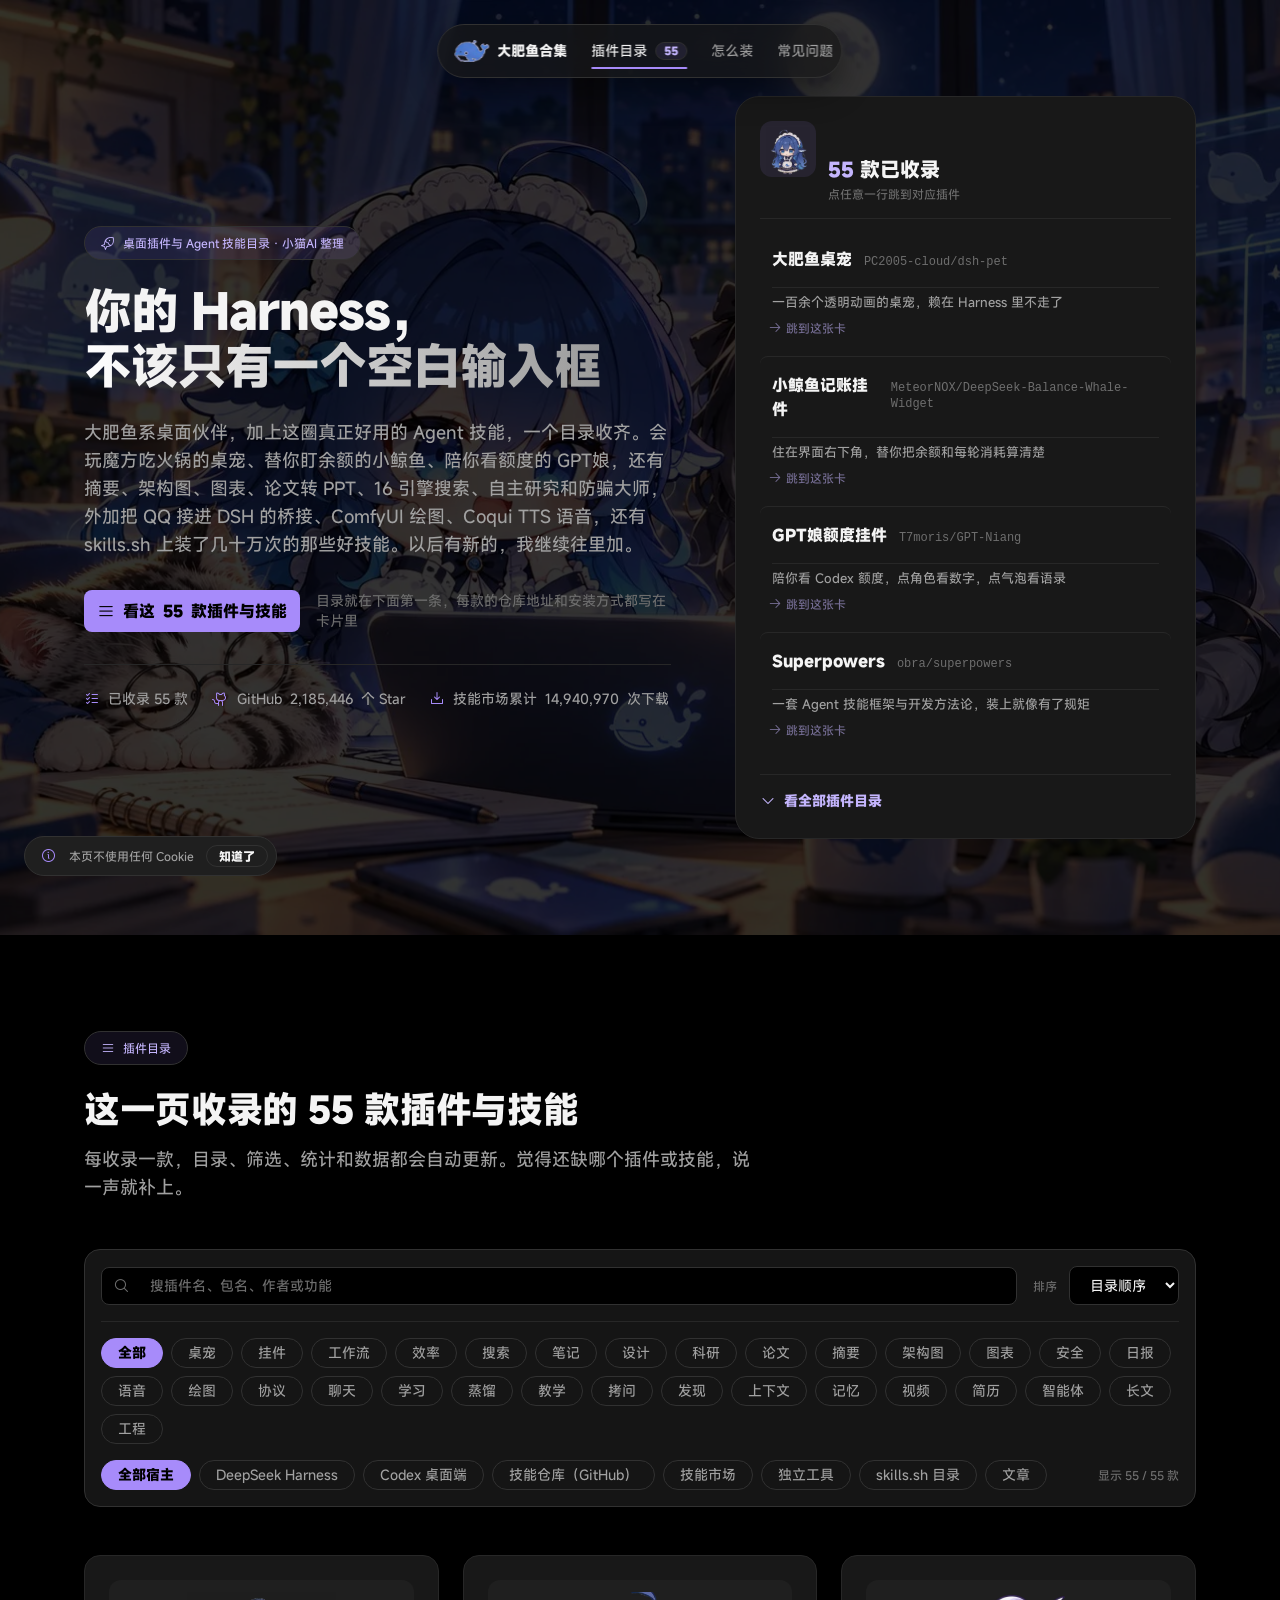
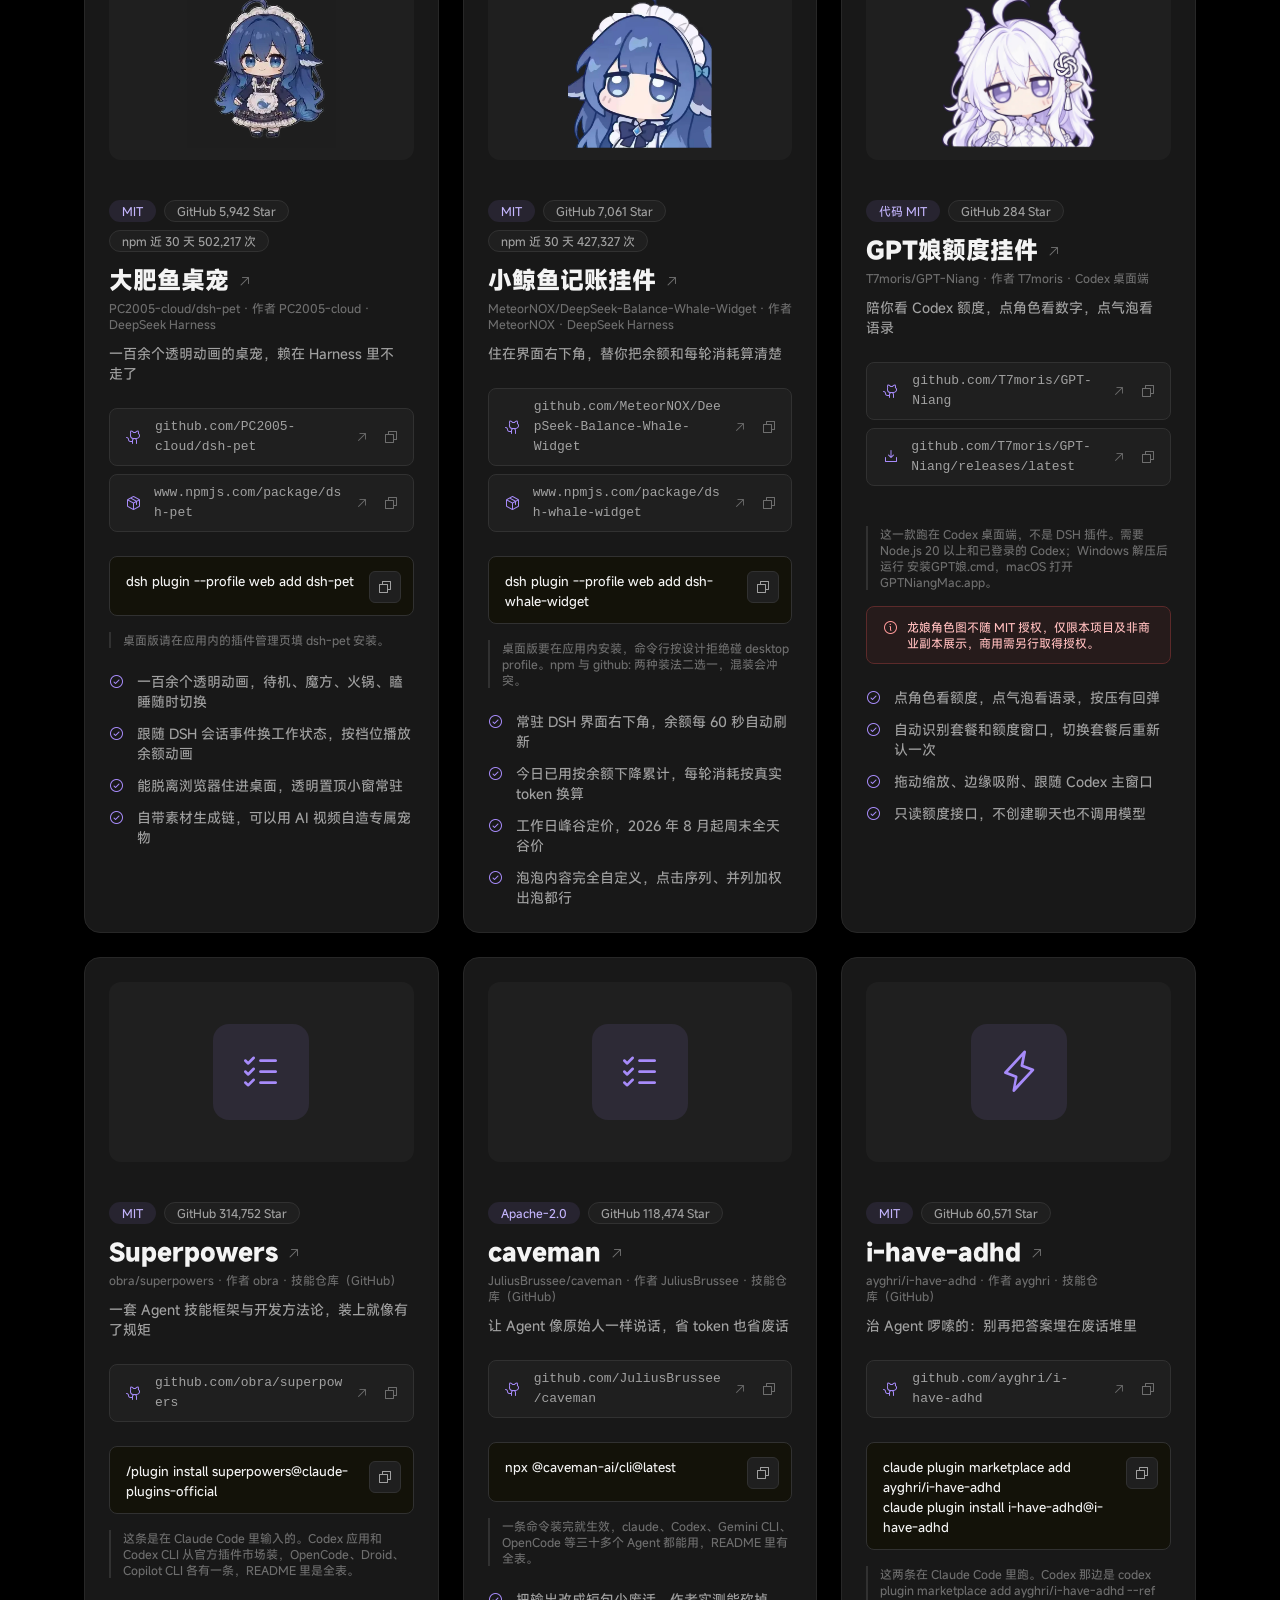
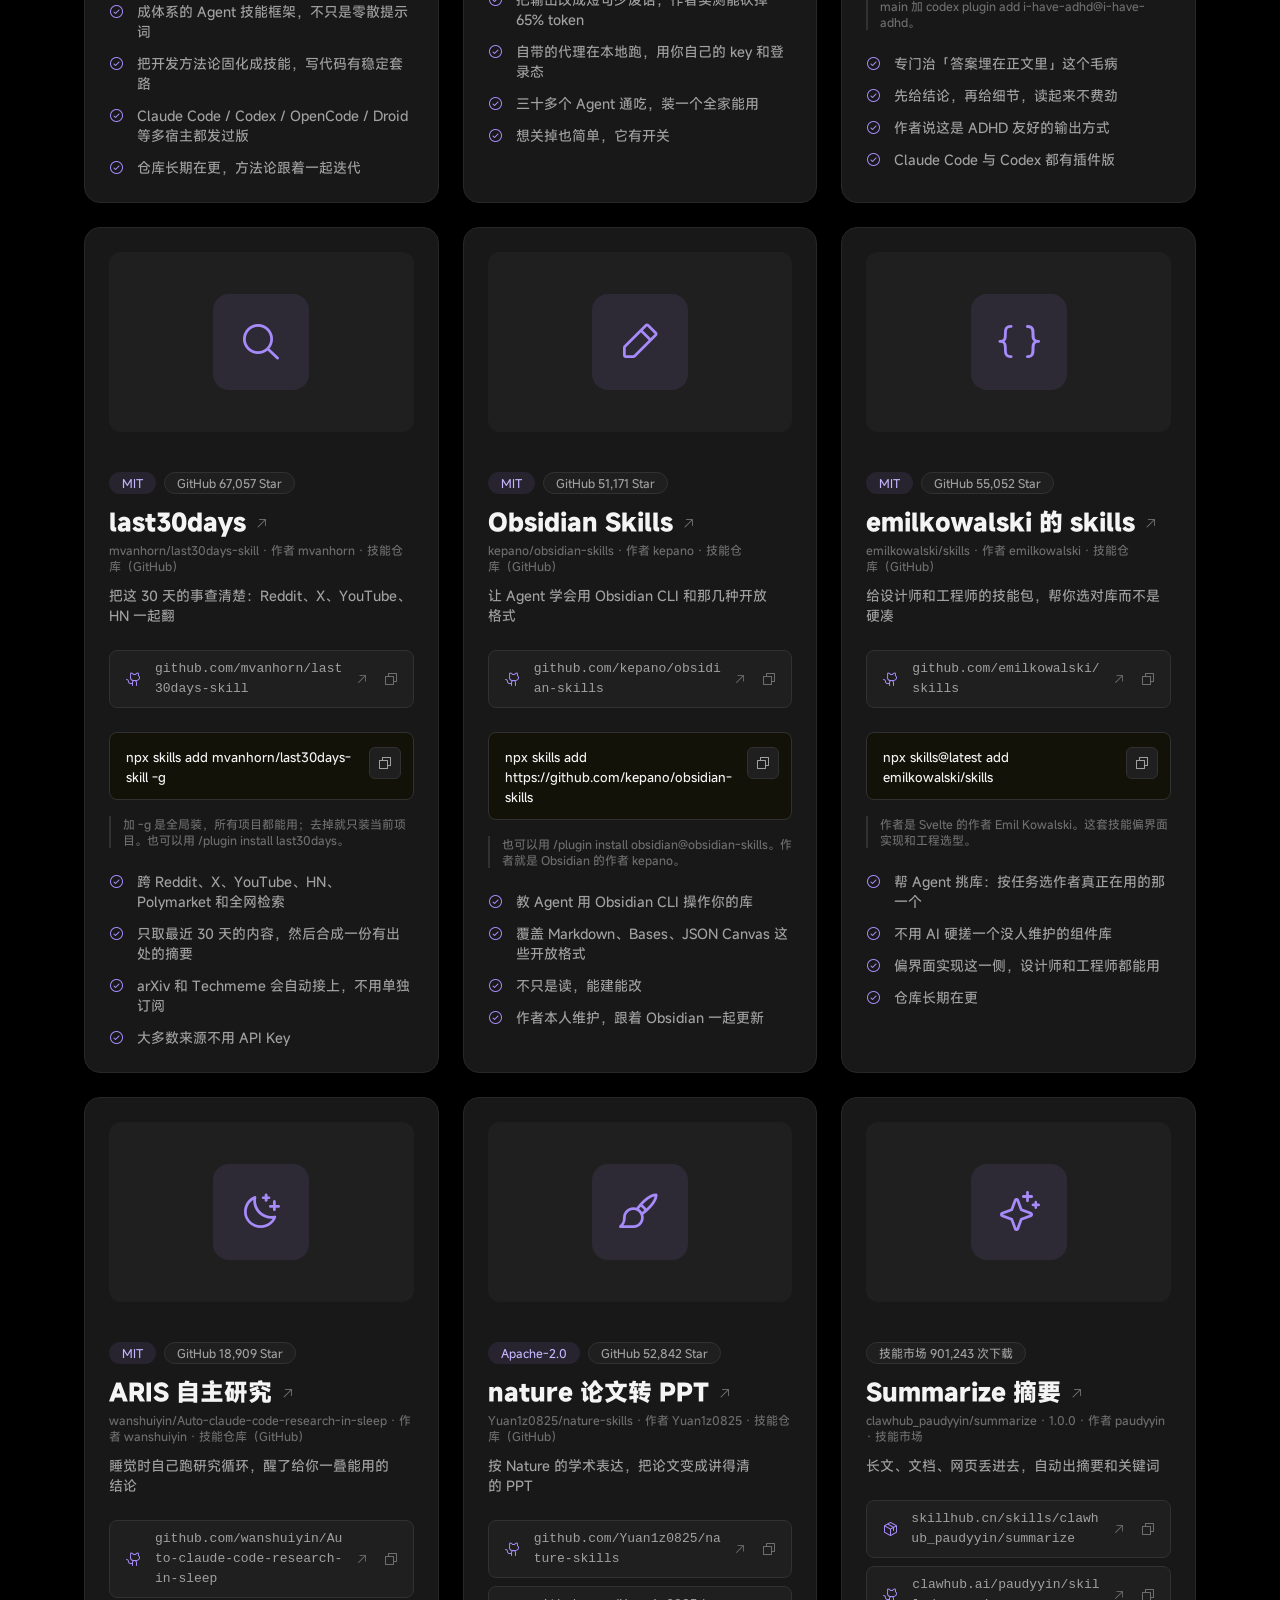
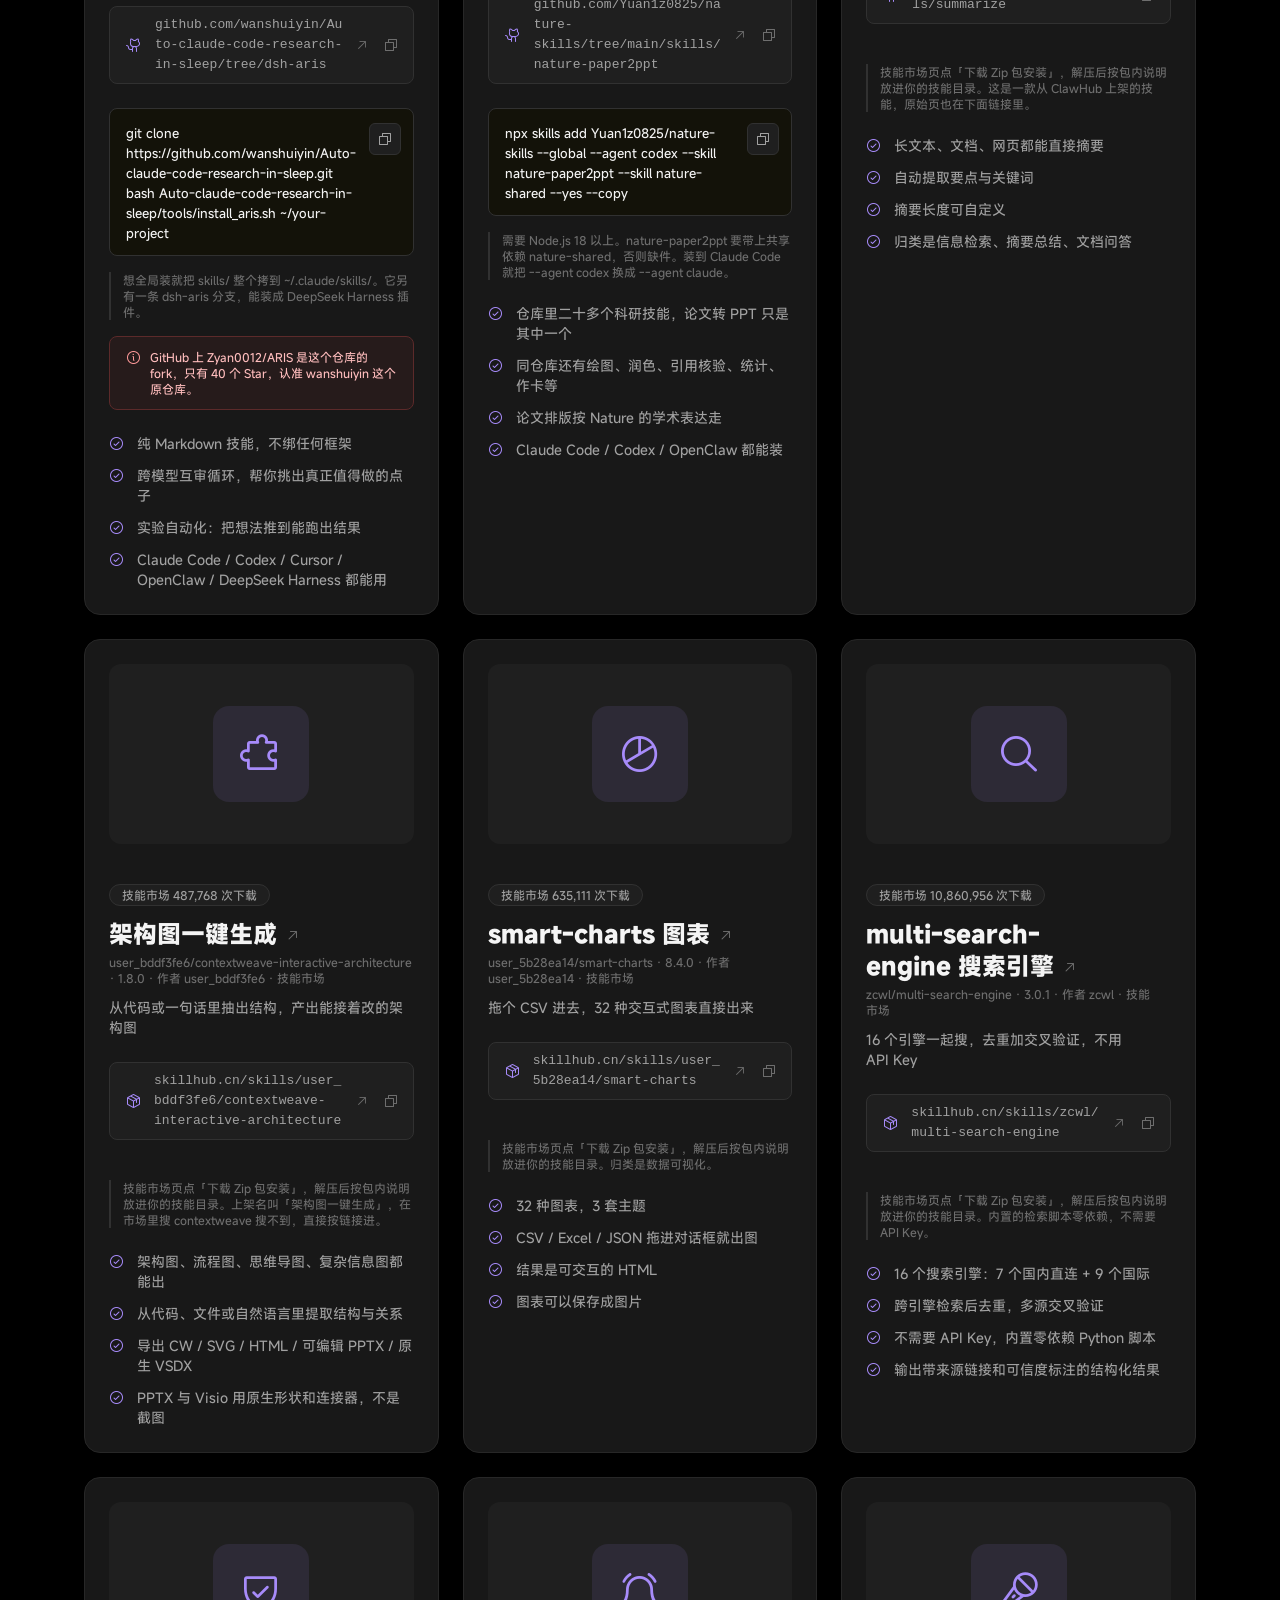
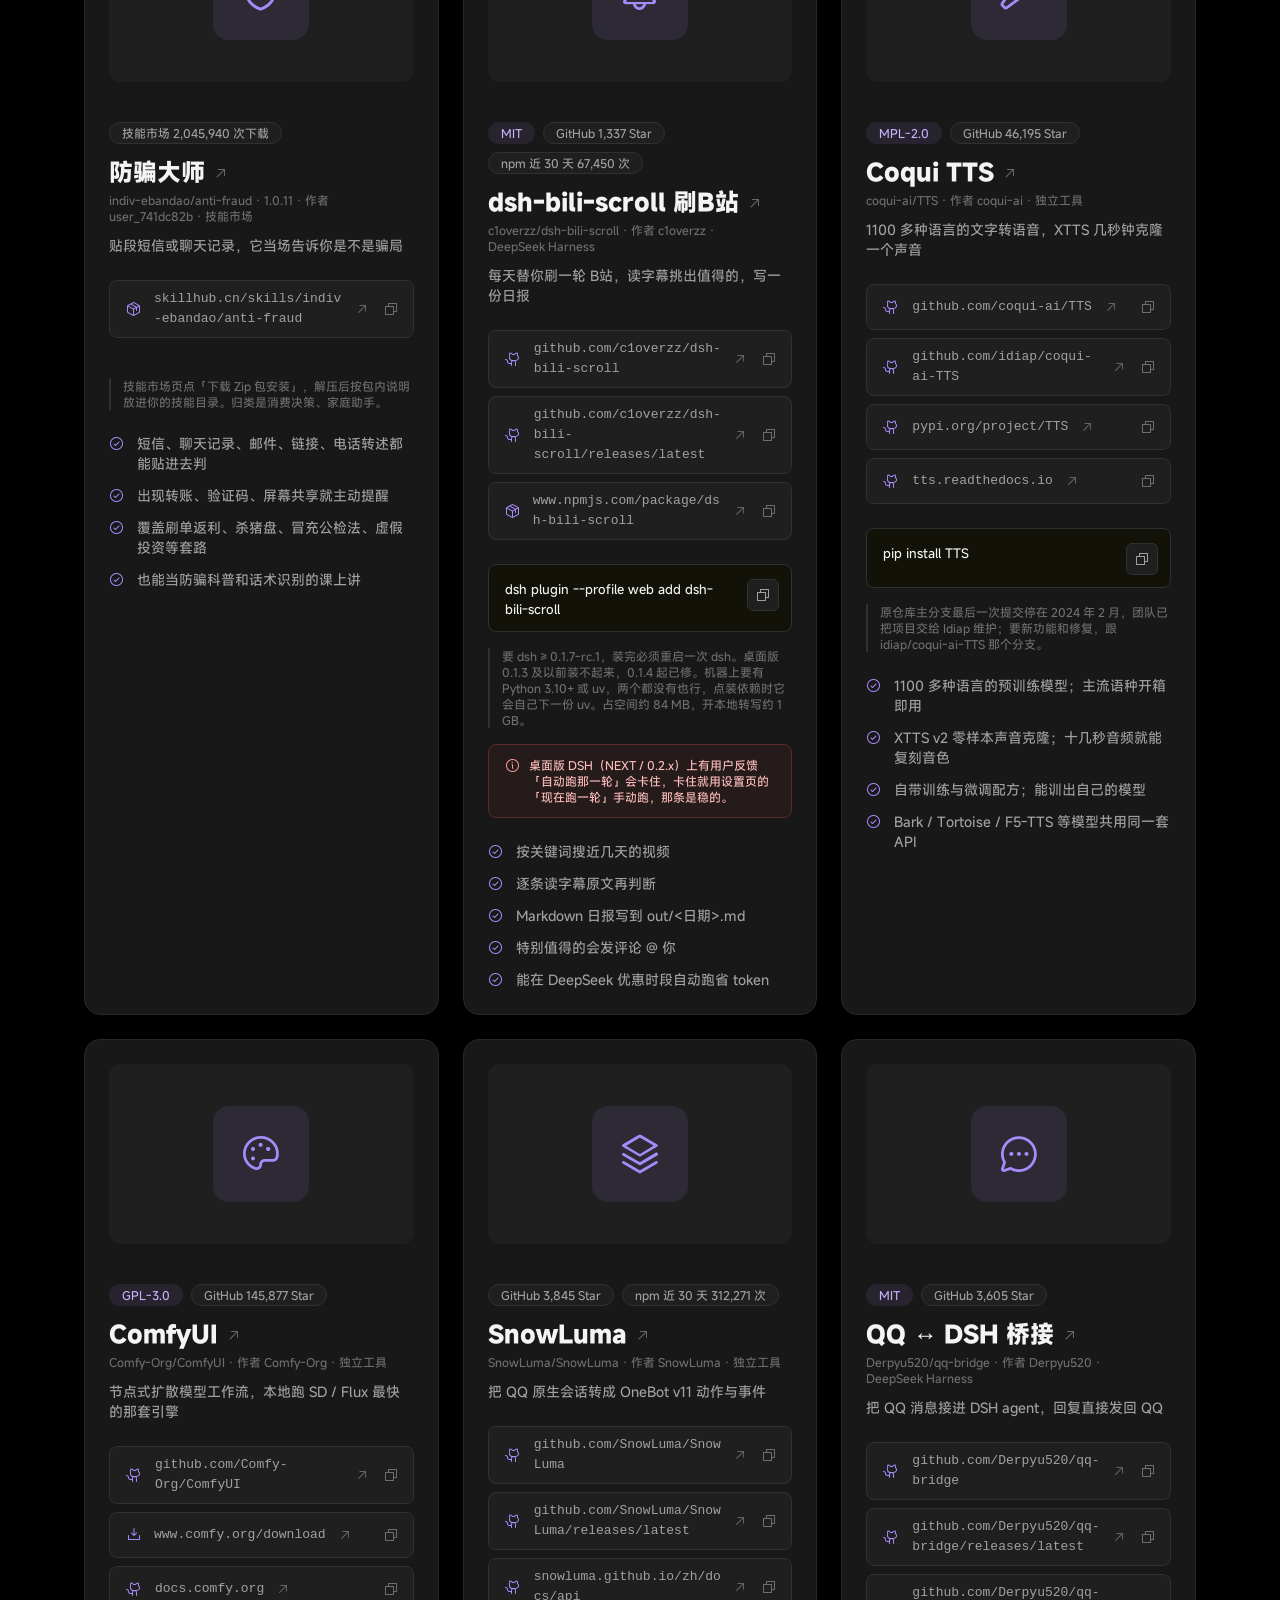
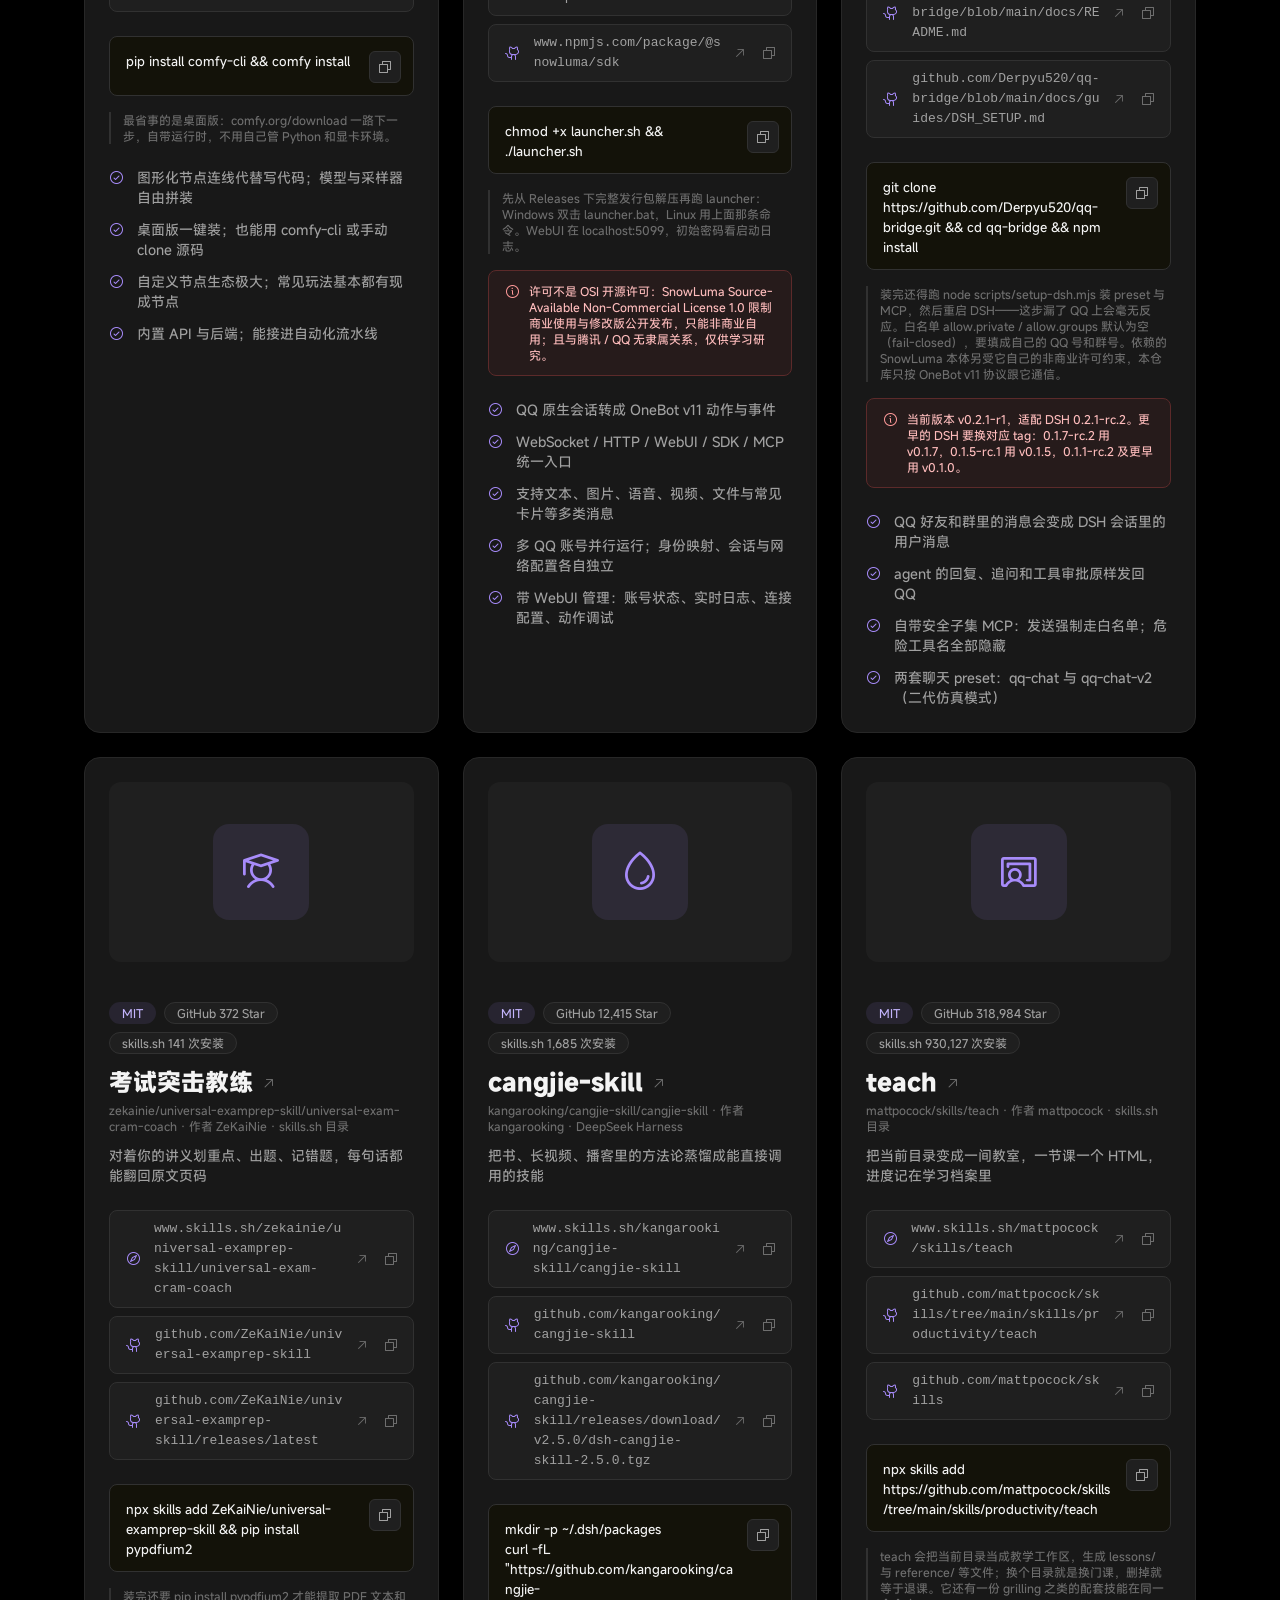
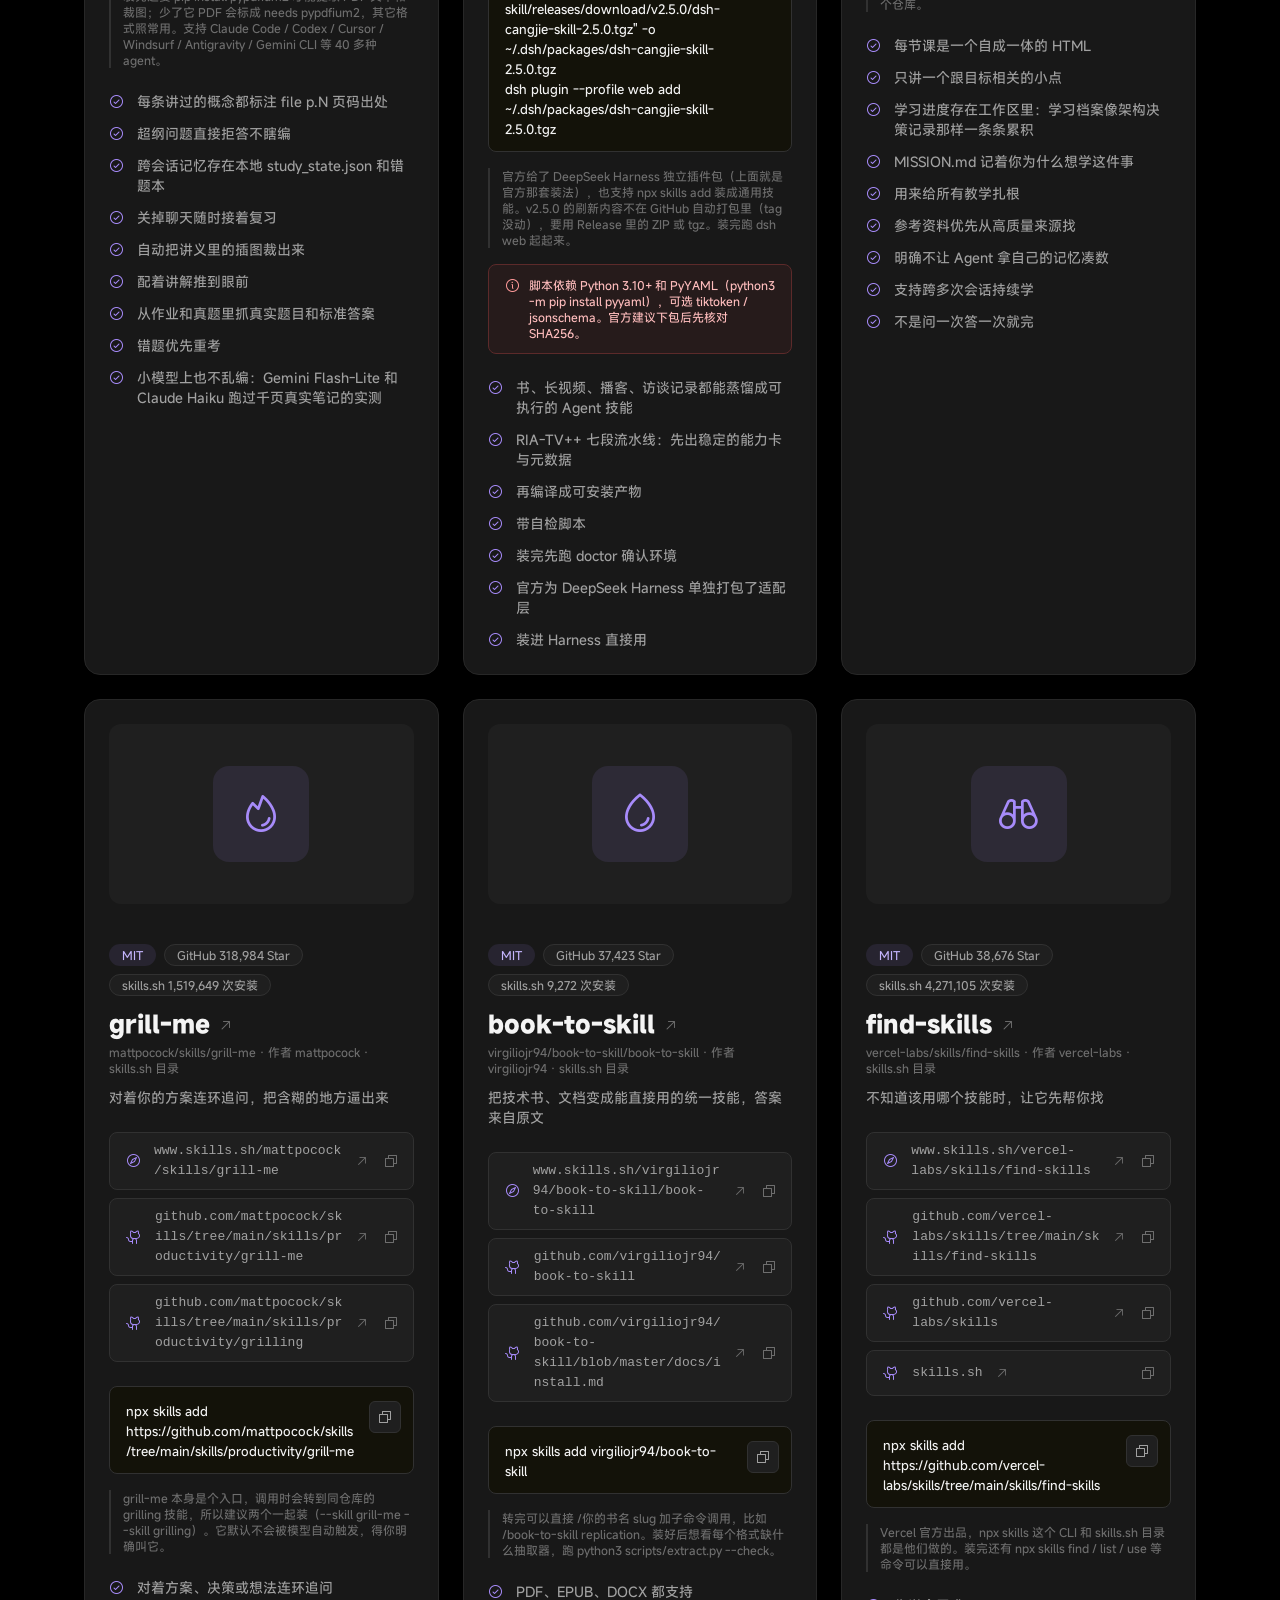
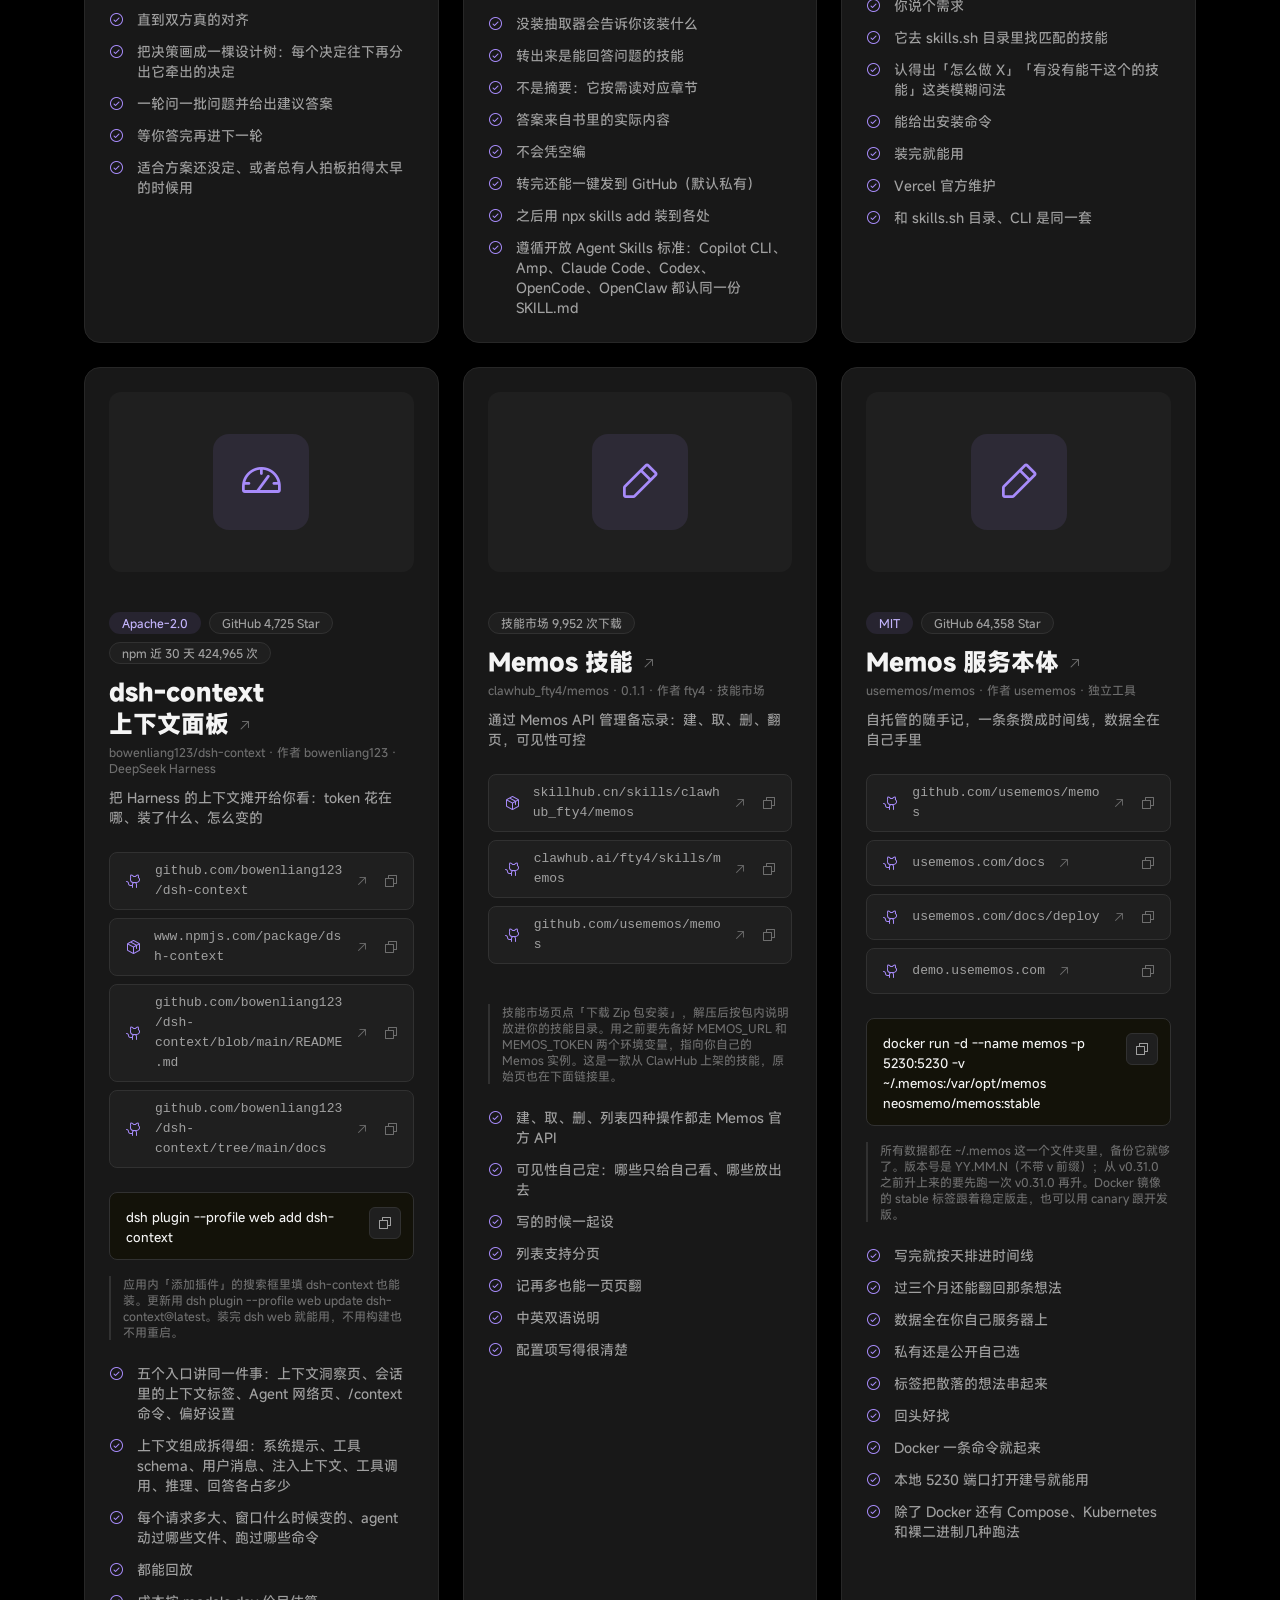
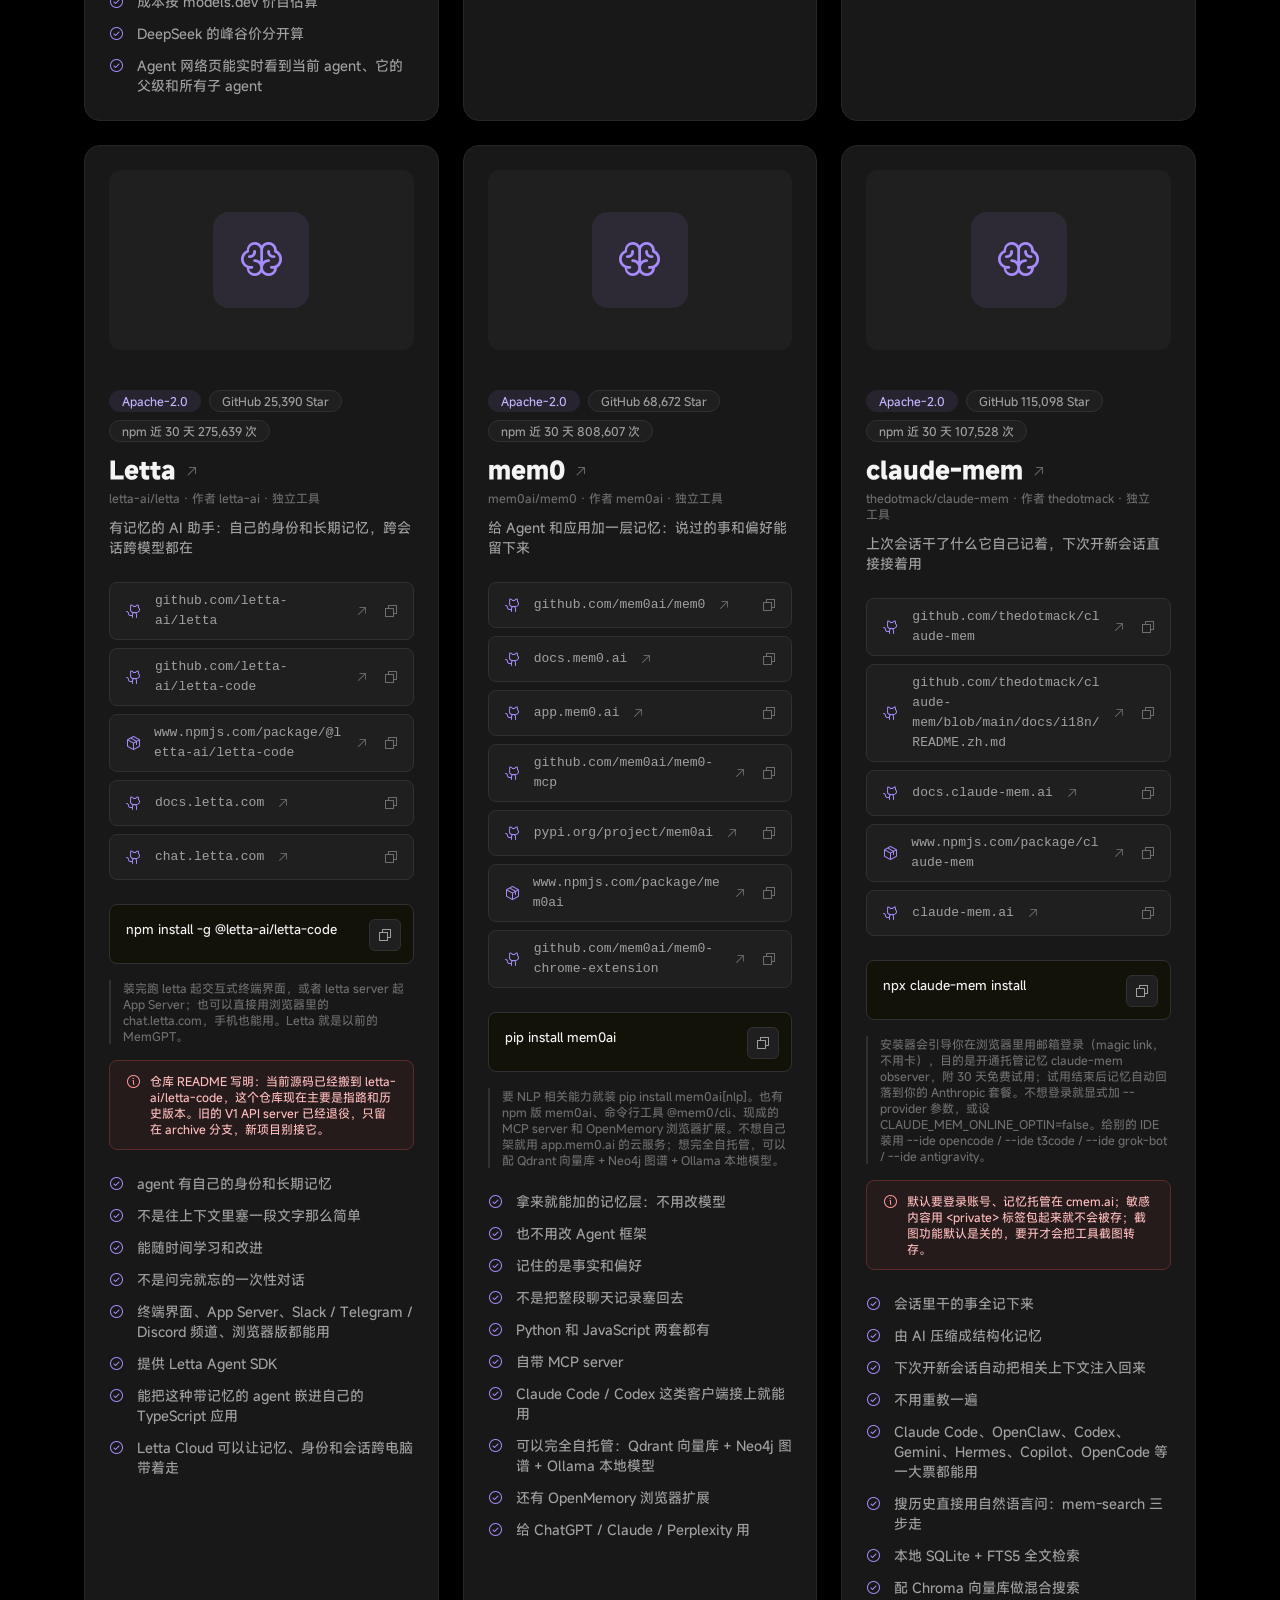
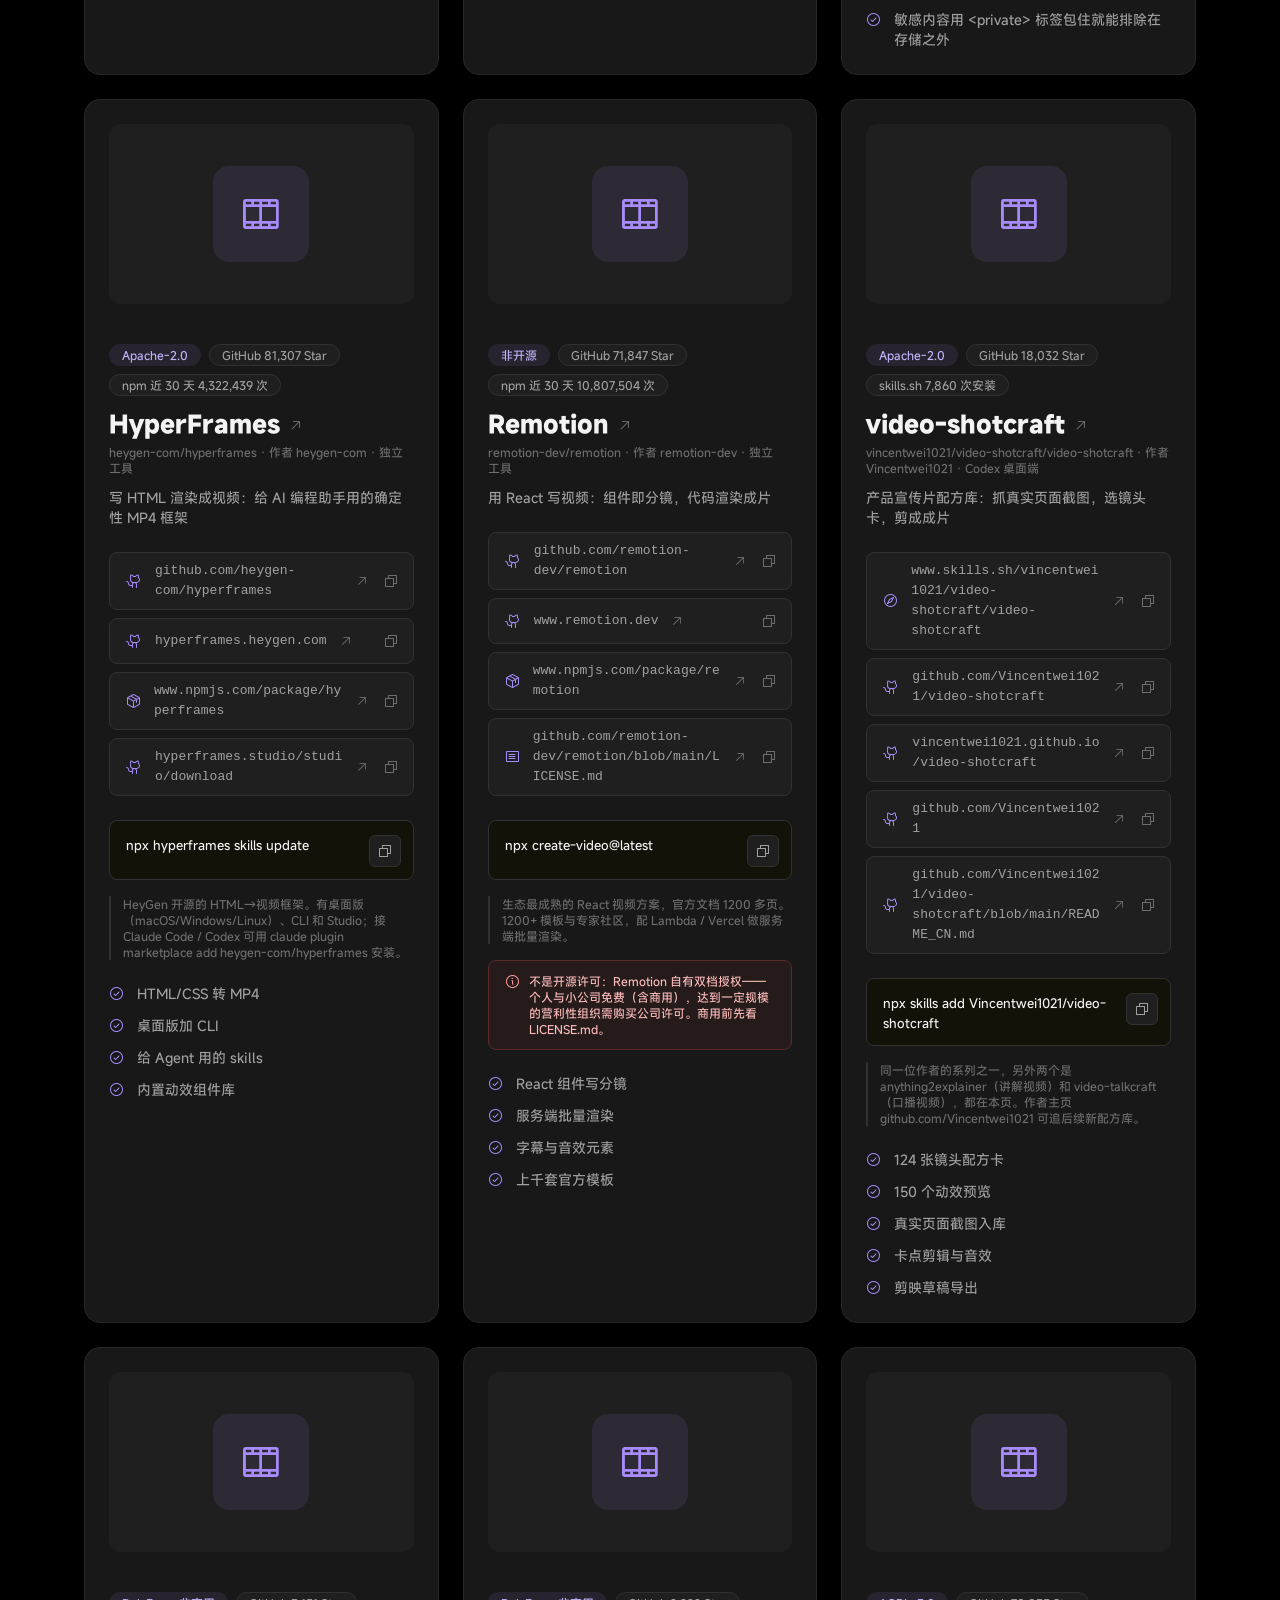
<file: index.html>
<!DOCTYPE html>
<html lang="zh-CN">
<head>
<meta charset="UTF-8">
<meta name="viewport" content="width=device-width, initial-scale=1">
<title>大肥鱼合集 · DeepSeek Harness 插件与技能目录</title>
<meta name="description" content="DeepSeek Harness 插件与 Agent 技能目录：大肥鱼桌宠、小鲸鱼记账挂件、GPT娘额度挂件，加上摘要、架构图、图表、论文转 PPT、16 引擎搜索、自主研究与防骗技能，外加把 QQ 接进 DSH 的桥接、ComfyUI 绘图、Coqui TTS 语音，以及 skills.sh 上高安装量的教学与蒸馏技能。一页收齐，链接与安装方式都写清楚，目录持续更新。">
<meta name="keywords" content="DeepSeek Harness,大肥鱼,dsh-pet,小鲸鱼挂件,dsh-whale-widget,GPT娘,DSH 插件,桌面宠物,插件目录,Claude Code 技能,skillhub,ClawHub,skill,ARIS,nature-skills,qq-bridge,SnowLuma,OneBot,ComfyUI,Coqui TTS,skills.sh,find-skills,grill-me,teach,book-to-skill,cangjie-skill,语音合成,工作流绘图">
<meta name="author" content="小猫AI">
<link rel="canonical" href="https://xiaomao-cat.github.io/dafeiyu/">

<meta property="og:type" content="website">
<meta property="og:title" content="大肥鱼合集 · DeepSeek Harness 插件与技能目录">
<meta property="og:description" content="大肥鱼系桌面伙伴与 Agent 技能目录。会玩魔方的桌宠、盯余额的小鲸鱼、陪你看额度的 GPT娘，外加摘要、架构图、图表、论文转 PPT、16 引擎搜索、自主研究与防骗技能，还有把 QQ 接进 DSH 的桥接、ComfyUI 绘图和 Coqui TTS 语音。链接直接抄走。">
<meta property="og:url" content="https://xiaomao-cat.github.io/dafeiyu/">
<meta property="og:image" content="https://xiaomao-cat.github.io/dafeiyu/assets/scene-night.webp">
<meta name="twitter:card" content="summary_large_image">
<meta name="twitter:image" content="https://xiaomao-cat.github.io/dafeiyu/assets/scene-night.webp">

<link rel="icon" type="image/png" href="[data-uri]">

<link rel="preload" href="assets/misans-medium.woff2" as="font" type="font/woff2" crossorigin>
<link rel="preload" href="assets/misans-heavy.woff2" as="font" type="font/woff2" crossorigin>
<link rel="stylesheet" href="assets/site.css">
</head>
<body>

<a class="skip-link" href="#main">跳到主要内容</a>

<!-- ================= 导航 ================= -->
<nav class="nav" aria-label="主导航">
  <a class="nav__brand" href="#top"><img src="assets/whale-mark.png" class="nav__mark" alt=""><span>大肥鱼合集</span></a>
  <div class="nav__links">
    <a class="nav__link" href="#catalog">插件目录 <span class="nav__badge" data-count-plugins>55</span></a>
    <a class="nav__link" href="#how">怎么装</a>
    <a class="nav__link" href="#faq">常见问题</a>
  </div>
  <button class="nav__toggle" type="button" aria-label="打开菜单" aria-expanded="false" aria-controls="nav-panel"><i class="ph ph-list" aria-hidden="true"></i></button>
</nav>

<div class="nav-panel" id="nav-panel" data-open="false">
  <a class="nav-panel__link" href="#catalog">插件目录</a>
  <a class="nav-panel__link" href="#how">怎么装</a>
  <a class="nav-panel__link" href="#faq">常见问题</a>
</div>

<main id="main">
<span id="top"></span>

<!-- ================= Hero ================= -->
<section class="hero">
  <div class="wrap">
    <div class="hero__grid">
      <div>
        <span class="eyebrow"><i class="ph ph-fish" aria-hidden="true"></i>桌面插件与 Agent 技能目录 · 小猫AI 整理</span>
        <h1 class="t-hero hero__title">你的 Harness，<br><span class="grad">不该只有一个空白输入框</span></h1>
        <p class="hero__sub">大肥鱼系桌面伙伴，加上这圈真正好用的 Agent 技能，一个目录收齐。会玩魔方吃火锅的桌宠、替你盯余额的小鲸鱼、陪你看额度的 GPT娘，还有摘要、架构图、图表、论文转 PPT、16 引擎搜索、自主研究和防骗大师，外加把 QQ 接进 DSH 的桥接、ComfyUI 绘图、Coqui TTS 语音，还有 skills.sh 上装了几十万次的那些好技能。以后有新的，我继续往里加。</p>
        <div class="hero__cta">
          <a class="btn btn--primary" href="#catalog"><i class="ph ph-list" aria-hidden="true"></i>看这 <span data-count-plugins>55</span> 款插件与技能</a>
          <span class="hero__cta-note">目录就在下面第一条，每款的仓库地址和安装方式都写在卡片里</span>
        </div>
        <div class="hero__proof">
          <span><i class="ph ph-list-checks" aria-hidden="true"></i><span data-count-plugins-text>已收录 55 款</span></span>
          <span><i class="ph ph-github-logo" aria-hidden="true"></i>GitHub <span data-stat-stars>2,185,446</span> 个 Star</span>
          <span><i class="ph ph-download-simple" aria-hidden="true"></i>技能市场累计 <span data-stat-market>14,940,970</span> 次下载</span>
        </div>
      </div>

      <!-- 插件速览：访客第一眼就能看到插件清单和位置 -->
      <aside class="peek" id="peek" aria-label="已收录插件速览"></aside>
    </div>
  </div>
</section>

<!-- ================= 插件目录 ================= -->
<section class="section" id="catalog">
  <div class="wrap">
    <div class="section-head" data-reveal>
      <span class="eyebrow"><i class="ph ph-list" aria-hidden="true"></i>插件目录</span>
      <h2 class="t-4xl" data-catalog-heading style="margin-top: var(--s-300);">这一页收录的 55 款插件与技能</h2>
      <p>每收录一款，目录、筛选、统计和数据都会自动更新。觉得还缺哪个插件或技能，说一声就补上。</p>
    </div>

    <div class="catalog-bar" id="catalog-filters" data-reveal>
      <div class="catalog-bar__row">
        <div class="search">
          <i class="ph ph-magnifying-glass" aria-hidden="true"></i>
          <input type="search" data-search placeholder="搜插件名、包名、作者或功能" aria-label="搜索插件">
        </div>
        <label class="sort">
          <span>排序</span>
          <select data-sort aria-label="排序方式">
            <option value="catalog">目录顺序</option>
            <option value="newest">最近收录</option>
            <option value="stars">Star 数</option>
            <option value="downloads">下载量</option>
          </select>
        </label>
      </div>
      <div class="catalog-bar__row catalog-bar__row--filters">
        <div class="chips" data-filter-cats role="group" aria-label="按类型筛选"></div>
        <div class="chips" data-filter-hosts role="group" aria-label="按宿主筛选"></div>
        <span class="catalog-count" id="catalog-count"></span>
      </div>
    </div>

    <div class="grid grid-3" id="plugin-grid" style="margin-top: var(--s-600);"></div>

    <div class="catalog-empty" id="catalog-empty" hidden>
      <span class="icon-chip"><i class="ph ph-magnifying-glass" aria-hidden="true"></i></span>
      <h3 class="t-xl" style="margin-top: var(--s-200);">没有找到对应的插件</h3>
      <p class="t-base" style="margin-top: var(--s-100); color: var(--ink-2);" data-empty-text>换个词试试，或者直接去看看插件仓库。</p>
      <div style="margin-top: var(--s-300); display:flex; gap: var(--s-200); flex-wrap:wrap;">
        <a class="btn btn--ghost btn--sm" href="https://github.com/awesome-dsh-plugin/awesome-dsh-plugin" target="_blank" rel="noopener noreferrer"><i class="ph ph-github-logo" aria-hidden="true"></i>DSH 插件精选列表</a>
      </div>
    </div>
  </div>
</section>

<!-- ================= 标语渐亮（B11） ================= -->
<section class="tagline" aria-label="一句话说明">
  <div class="wrap">
    <p class="tagline__line" data-tagline>它吃你的白饭，替你盯着余额，在你等结果的时候陪你待着。</p>
  </div>
</section>

<!-- ================= 夜桌品牌带 ================= -->
<section class="band" aria-label="小猫AI 与 大肥鱼">
  <div class="band__photo">
    <img src="assets/scene-night.webp" alt="夜里的小猫AI 桌前：大肥鱼指着平板里的代码，桌上一只戴眼镜的猫在看，窗外有月亮和鲸鱼" width="1672" height="941">
  </div>
  <div class="band__bar">
    <div class="wrap">
      <div class="band__bar-inner">
        <div>
          <span class="eyebrow"><i class="ph ph-moon-stars" aria-hidden="true"></i>小猫AI 的夜桌</span>
          <h2 class="t-3xl" style="margin-top: var(--s-200);">一只戴眼镜的猫，<br>和一条赖着不走的鲸</h2>
        </div>
        <p>小猫AI 是我们做内容的身份，大肥鱼是 DeepSeek Harness 里那只蓝色鱼尾少女。这个目录收的，就是她周围的东西 —— 桌宠、挂件、额度显示，一次装齐。</p>
      </div>
    </div>
  </div>
</section>

<!-- ================= 三步装好 ================= -->
<section class="section" id="how">
  <div class="wrap">
    <div class="steps-layout">
      <div>
        <div class="section-head" data-reveal>
          <h2 class="t-4xl">三步，五分钟</h2>
          <p>DSH 插件三步装完；技能类的按各自卡片里的说明走。</p>
        </div>
        <div class="stack-lg" style="margin-top: var(--s-700);">
          <article class="step" data-reveal>
            <span class="step__no">1</span>
            <h3 class="t-lg step__title">确认环境</h3>
            <p class="t-base step__body">已经有 DeepSeek Harness 的 Web 版或桌面版，终端里输入 node -v 能出版本号就够了。</p>
          </article>
          <article class="step" data-reveal>
            <span class="step__no">2</span>
            <h3 class="t-lg step__title">复制一条命令</h3>
            <p class="t-base step__body">DSH 插件每款一行命令，Web 版用 dsh plugin --profile web add 加包名，桌面版请在应用内的插件管理页填包名。技能类不装进 Harness，按卡片里写的装进技能目录。</p>
          </article>
          <article class="step" data-reveal>
            <span class="step__no">3</span>
            <h3 class="t-lg step__title">重启并启用</h3>
            <p class="t-base step__body">完全退出 DSH Host 再重新打开，进插件页启用。运行中的进程还握着旧插件，不重启就看不到效果。</p>
          </article>
        </div>
      </div>

      <figure class="shot" data-reveal data-reveal-delay="120">
        <img src="assets/dsh-screen.webp" alt="DeepSeek Harness 界面，大肥鱼坐在空白会话页的探索未至之境位置" width="1400" height="795">
        <figcaption class="shot__cap">装好之后，Harness 的空白页上会有人等你。</figcaption>
      </figure>
    </div>
  </div>
</section>

<!-- ================= 数据核验 ================= -->
<section class="section section--tight">
  <div class="wrap">
    <div class="grid grid-5" data-reveal>
      <div class="stat">
        <p class="stat__n" data-stat-count>55</p>
        <p class="stat__l">当前收录的插件与技能数量</p>
      </div>
      <div class="stat">
        <p class="stat__n" data-stat-stars>2,185,446</p>
        <p class="stat__l">这些项目在 GitHub 的 Star 合计</p>
      </div>
      <div class="stat">
        <p class="stat__n" data-stat-downloads>18,173,863</p>
        <p class="stat__l">npm 插件近 30 天的下载次数</p>
      </div>
      <div class="stat">
        <p class="stat__n" data-stat-market>14,940,970</p>
        <p class="stat__l">技能市场的累计下载次数</p>
      </div>
      <div class="stat">
        <p class="stat__n" data-stat-installs>6,974,106</p>
        <p class="stat__l">skills.sh 技能的累计安装次数</p>
      </div>
    </div>
    <p class="stat__note">以上数字于 2026 年 10 月 27 日逐项核验。npm 下载取近 30 天，技能市场下载与 skills.sh 安装取累计值，三者口径不同不能直接比；Star 与下载量会随时间变化，以各项目官方页面为准。同一个仓库出了多个技能时，Star 只计一次。许可一栏只标了能查到的，其余不猜。</p>
  </div>
</section>

<!-- ================= FAQ ================= -->
<section class="section" id="faq">
  <div class="wrap">
    <div class="section-head" data-reveal>
      <h2 class="t-4xl">常见问题</h2>
      <p>装之前先把最常卡住的几个问题看一遍，能省掉不少来回。</p>
    </div>

    <div class="faq" style="margin-top: var(--s-600);">
      <div class="faq__item" data-reveal>
        <h3><button class="faq__q" type="button" aria-expanded="false" aria-controls="faq-1">大肥鱼到底是什么？<i class="ph ph-caret-down" aria-hidden="true"></i></button></h3>
        <div class="faq__a" id="faq-1" data-open="false" role="region"><p>大肥鱼是这圈插件里的一个角色名。dsh-pet 的官方介绍就写着「吃白饭的蓝色大肥鱼」，字面意义上它就是一只赖在 DeepSeek Harness 里不走的蓝色鱼尾少女。这个目录把相关的桌面伙伴收在一起，省得你自己翻仓库。</p></div>
      </div>

      <div class="faq__item" data-reveal>
        <h3><button class="faq__q" type="button" aria-expanded="false" aria-controls="faq-2">这一页收录的都跑在哪？<i class="ph ph-caret-down" aria-hidden="true"></i></button></h3>
        <div class="faq__a" id="faq-2" data-open="false" role="region"><p>这一页现在有六种东西。标着 DeepSeek Harness 的是 DSH 插件，必须先跑起 Harness，离开 DSH 起不来；标着 Codex 桌面端的挂在 Codex 里，需要装好 Codex 并用 ChatGPT 账号登录，它读的是 Codex 的额度，和 DSH 互不相干；标着技能市场的是从 skillhub.cn 上架的技能包；标着 skills.sh 目录的是挂在 skills.sh 上的技能，那一页有安装量和现成的安装命令；标着技能仓库（GitHub）的是 GitHub 上的开源技能；标着独立工具的是不装进任何 Agent、自己单独跑的开源项目，比如 ComfyUI 和 Coqui TTS。后三种是给 Agent 用的技能包，不装进 Harness。</p></div>
      </div>

      <div class="faq__item" data-reveal>
        <h3><button class="faq__q" type="button" aria-expanded="false" aria-controls="faq-3">技能类怎么装？<i class="ph ph-caret-down" aria-hidden="true"></i></button></h3>
        <div class="faq__a" id="faq-3" data-open="false" role="region"><p>技能市场那几款在页面上点「下载 Zip 包安装」，解压后按包内说明放进你的技能目录。GitHub 上那两款一个用 npx skills add（需要 Node.js 18 以上），一个是 clone 仓库后跑仓库自带的安装脚本。具体命令都写在各自卡片的命令块里，照着粘就行。</p></div>
      </div>

      <div class="faq__item" data-reveal>
        <h3><button class="faq__q" type="button" aria-expanded="false" aria-controls="faq-4">要自己另外准备 API key 吗？<i class="ph ph-caret-down" aria-hidden="true"></i></button></h3>
        <div class="faq__a" id="faq-4" data-open="false" role="region"><p>多数情况下不用。小鲸鱼优先读你在「设置 → 账号与余额」里的登录态，没有登录态才回落到 DEEPSEEK_API_KEY。看额度那一类走的是只读接口，不会创建聊天，也不会调用模型。技能类大多只读公开页面或公开搜索，同样不用额外准备凭据。具体每款的要求都写在各自的卡片里。</p></div>
      </div>

      <div class="faq__item" data-reveal>
        <h3><button class="faq__q" type="button" aria-expanded="false" aria-controls="faq-5">能一起装吗？<i class="ph ph-caret-down" aria-hidden="true"></i></button></h3>
        <div class="faq__a" id="faq-5" data-open="false" role="region"><p>能。同一宿主下的插件装在同一套 profile 里互不冲突，一个管桌宠，一个管余额。跨宿主的插件本来就跑在另一个进程里，更是各走各的。技能包也是各装各的目录，互不影响。</p></div>
      </div>

      <div class="faq__item" data-reveal>
        <h3><button class="faq__q" type="button" aria-expanded="false" aria-controls="faq-6">会不会拖慢 Harness？<i class="ph ph-caret-down" aria-hidden="true"></i></button></h3>
        <div class="faq__a" id="faq-6" data-open="false" role="region"><p>插件跑在 DSH 进程内，动画本身不吃 GPU，余额读数是 60 秒一次。大肥鱼还能单独缩小或者直接隐藏，右键菜单里就能关掉。需要安静的场合它不会自己跳出来。</p></div>
      </div>

      <div class="faq__item" data-reveal>
        <h3><button class="faq__q" type="button" aria-expanded="false" aria-controls="faq-7">装完没反应怎么办？<i class="ph ph-caret-down" aria-hidden="true"></i></button></h3>
        <div class="faq__a" id="faq-7" data-open="false" role="region"><p>先完全退出 DSH Host 再重开，运行中的进程还握着旧插件。最容易踩的坑是桌面端：桌面端读的是 desktop profile，命令行按设计拒绝碰它，必须在应用内的插件管理页安装。技能类装完一般要重启对应的 Agent 会话才认得。</p></div>
      </div>

      <div class="faq__item" data-reveal>
        <h3><button class="faq__q" type="button" aria-expanded="false" aria-controls="faq-8">怎么卸载？<i class="ph ph-caret-down" aria-hidden="true"></i></button></h3>
        <div class="faq__a" id="faq-8" data-open="false" role="region"><p>DSH 插件用 dsh plugin --profile web remove 加包名卸载。小鲸鱼如果之前用 github: 方式装的，先 remove 掉同名包再重装 npm 版，不然两个会并存打架。Codex 侧的那款在 Windows 上重跑安装包里的卸载脚本，Mac 把应用拖进废纸篓并删掉登录启动项。技能包直接删掉对应目录即可。</p></div>
      </div>

      <div class="faq__item" data-reveal>
        <h3><button class="faq__q" type="button" aria-expanded="false" aria-controls="faq-9">这个目录会一直更新吗？<i class="ph ph-caret-down" aria-hidden="true"></i></button></h3>
        <div class="faq__a" id="faq-9" data-open="false" role="region"><p>会。每收录一款插件或技能，目录、搜索筛选、统计数字和页面数据都会自动跟着变。数据都来自各项目的官方仓库与 npm，核验日期写在页脚和统计区里。看到好用的插件或技能，欢迎推荐给我。</p></div>
      </div>

      <div class="faq__item" data-reveal>
        <h3><button class="faq__q" type="button" aria-expanded="false" aria-controls="faq-10">这一页是官方页面吗？<i class="ph ph-caret-down" aria-hidden="true"></i></button></h3>
        <div class="faq__a" id="faq-10" data-open="false" role="region"><p>不是。这里是小猫AI 做的第三方整理，收录的插件和技能由各位作者独立开发并开源，与 DeepSeek 官方没有任何关系。插件是装在你机器上运行的第三方代码，安装前建议自己扫一眼源码。</p></div>
      </div>

    </div>
  </div>
</section>
<!-- ================= 尾部 CTA ================= -->
<section class="section">
  <div class="wrap">
    <div class="scenecard" data-reveal>
      <div class="scenecard__text">
        <h2 class="t-4xl scenecard__title">你的 Harness，<br>不该只有一个空白输入框</h2>
        <p class="scenecard__sub">挑一款，点开它的链接，仓库和安装命令就在卡片里。五分钟，桌面上就有活物了。</p>
        <div class="scenecard__cta">
          <a class="btn btn--primary" href="#catalog"><i class="ph ph-list" aria-hidden="true"></i>回到插件目录</a>
          <span class="scenecard__note">全部开源 · 不用注册 · 随时可以自己拆掉</span>
        </div>
      </div>
      <figure class="scenecard__fig">
        <img src="assets/scene-meal.webp" alt="戴眼镜的猫和大肥鱼在桌前吃夜宵，蓝发鱼尾少女端着碗坐在旁边" width="1672" height="941">
      </figure>
    </div>
  </div>
</section>

</main>

<!-- ================= 页脚 ================= -->
<footer class="footer">
  <div class="wrap">
    <div class="footer__grid">
      <div>
        <p class="footer__title">大肥鱼合集</p>
        <p class="t-sm" style="color: var(--ink-2); margin-top: var(--s-100); max-width: 380px;">DeepSeek Harness 桌面插件的第三方目录。由小猫AI 维护，替你把仓库、命令和版本号核对到一处，也在持续往里加。</p>
      </div>
      <div>
        <p class="footer__title">收录的项目</p>
        <ul class="footer__list" id="footer-plugins">
          <li><a href="https://github.com/PC2005-cloud/dsh-pet" target="_blank" rel="noopener noreferrer">大肥鱼桌宠 dsh-pet</a></li>
          <li><a href="https://github.com/MeteorNOX/DeepSeek-Balance-Whale-Widget" target="_blank" rel="noopener noreferrer">小鲸鱼记账挂件</a></li>
          <li><a href="https://github.com/T7moris/GPT-Niang" target="_blank" rel="noopener noreferrer">GPT娘额度挂件</a></li>
        </ul>
      </div>
      <div>
        <p class="footer__title">关于</p>
        <ul class="footer__list">
          <li><a href="privacy.html">隐私政策</a></li>
          <li><a href="terms.html">服务条款</a></li>
          <li><a href="#faq">常见问题</a></li>
        </ul>
      </div>
    </div>
    <div class="footer__disclaimer">
      <span>本页为第三方整理，非 DeepSeek 官方页面。所收录插件的版权归各自作者所有。</span>
      <span>数据核验于 2026 年 10 月 26 日 · © 2026 小猫AI</span>
    </div>
  </div>
</footer>

<div class="cookie" role="note">
  <i class="ph ph-info" aria-hidden="true"></i>
  <span>本页不使用任何 Cookie</span>
  <button type="button">知道了</button>
</div>

<script src="assets/site.js"></script>
<script src="assets/derive.js"></script>
<script src="assets/stats.js"></script>
<script src="assets/plugins.data.js"></script>
<script src="assets/plugins.js"></script>
</body>
</html>
</file>
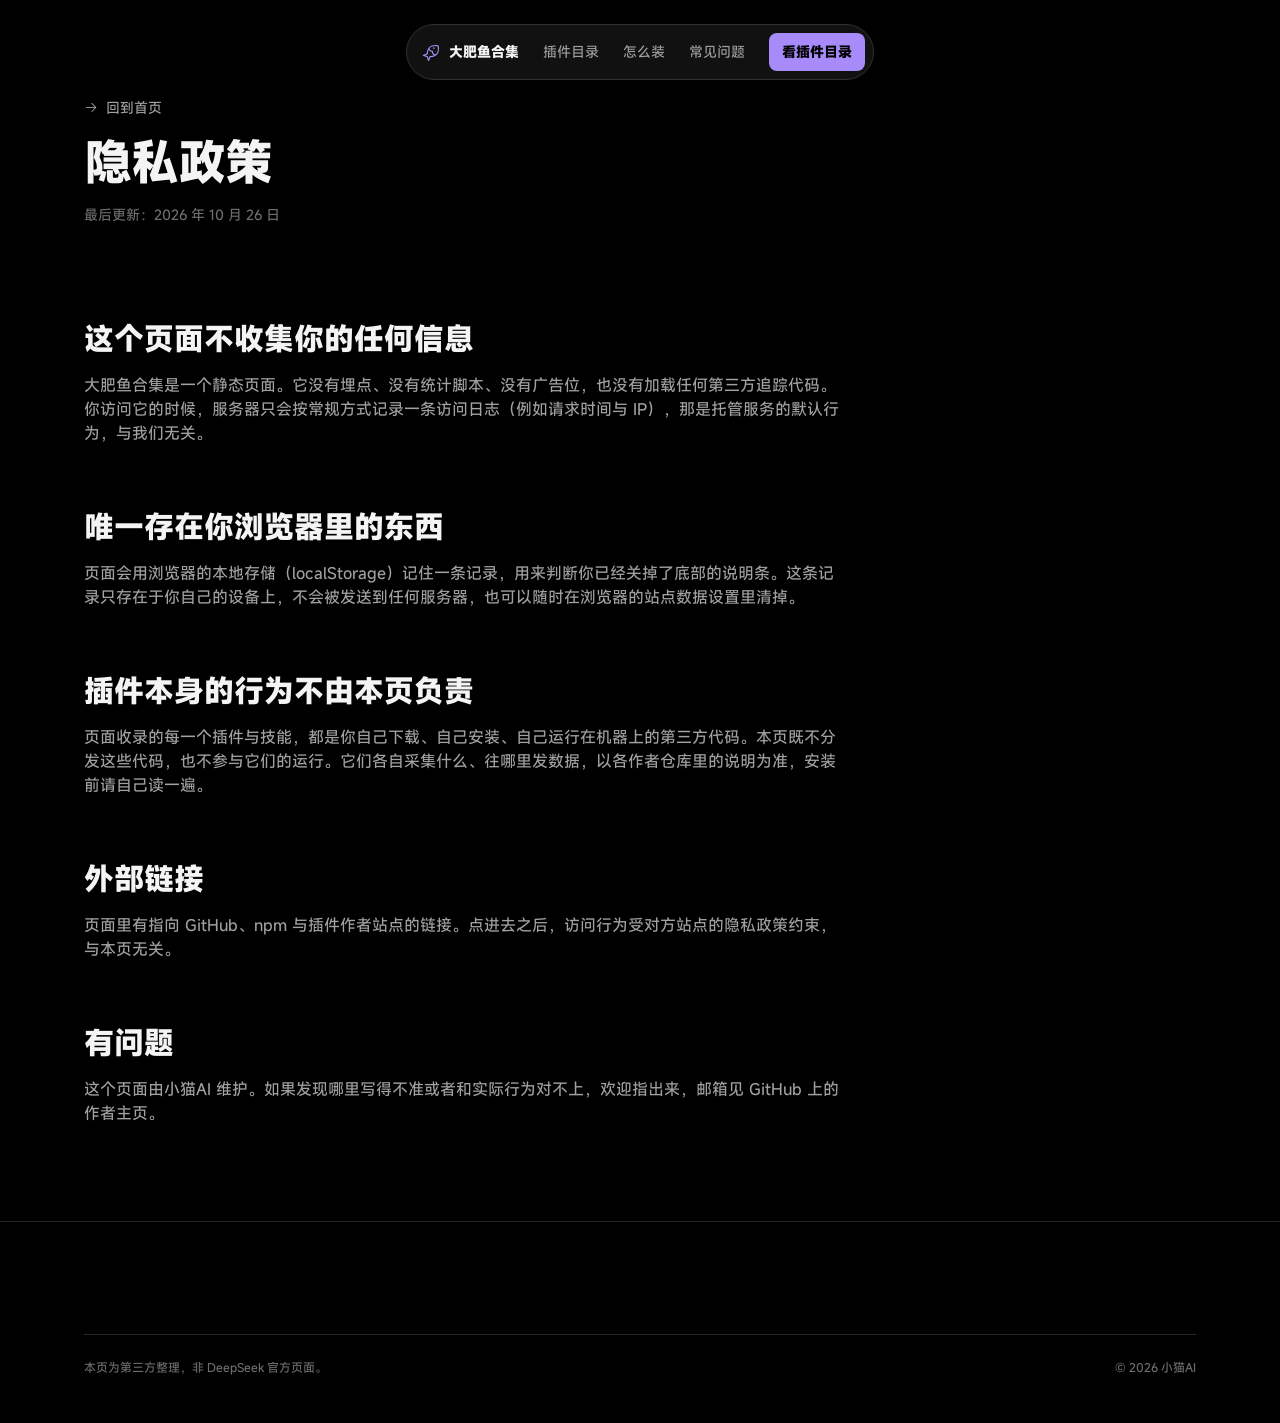
<file: privacy.html>
<!DOCTYPE html>
<html lang="zh-CN">
<head>
<meta charset="UTF-8">
<meta name="viewport" content="width=device-width, initial-scale=1">
<title>隐私政策 · 大肥鱼合集</title>
<meta name="description" content="大肥鱼合集的隐私政策：页面不收集个人数据，不使用统计与广告 Cookie。">
<meta name="robots" content="noindex">
<link rel="icon" href="data:image/svg+xml,%3Csvg xmlns='http://www.w3.org/2000/svg' viewBox='0 0 32 32'%3E%3Crect width='32' height='32' rx='8' fill='%23000000'/%3E%3Cpath d='M8 16c3.5-5 9-7 13-5.5 2 1 3.5 3 4 5.5-.5 2.5-2 4.5-4 5.5-4 1.5-9.5-.5-13-5.5Z' fill='%23A78BFA'/%3E%3Ccircle cx='12' cy='14' r='1.4' fill='%23000'/%3E%3Cpath d='M21 11.5c2.5 1.2 3.8 2.7 4 4.5-1.2 1.8-2.5 3.3-4 4.5.8-2.9.8-5.8 0-9Z' fill='%238B5CF6'/%3E%3C/svg%3E">
<link rel="stylesheet" href="assets/site.css">
</head>
<body>
<a class="skip-link" href="#main">跳到主要内容</a>

<nav class="nav" aria-label="主导航">
  <a class="nav__brand" href="index.html"><i class="ph ph-fish" aria-hidden="true"></i>大肥鱼合集</a>
  <div class="nav__links">
    <a class="nav__link" href="index.html#catalog">插件目录</a>
    <a class="nav__link" href="index.html#how">怎么装</a>
    <a class="nav__link" href="index.html#faq">常见问题</a>
  </div>
  <a class="btn btn--primary btn--sm" href="index.html#catalog">看插件目录</a>
</nav>

<main id="main">
  <div class="wrap">
    <div class="page-head">
      <a class="backlink" href="index.html"><i class="ph ph-arrow-right" aria-hidden="true"></i>回到首页</a>
      <h1 class="t-5xl page-title">隐私政策</h1>
      <p class="page-meta">最后更新：2026 年 10 月 26 日</p>
    </div>

    <article class="prose">
      <h2>这个页面不收集你的任何信息</h2>
      <p>大肥鱼合集是一个静态页面。它没有埋点、没有统计脚本、没有广告位，也没有加载任何第三方追踪代码。你访问它的时候，服务器只会按常规方式记录一条访问日志（例如请求时间与 IP），那是托管服务的默认行为，与我们无关。</p>

      <h2>唯一存在你浏览器里的东西</h2>
      <p>页面会用浏览器的本地存储（localStorage）记住一条记录，用来判断你已经关掉了底部的说明条。这条记录只存在于你自己的设备上，不会被发送到任何服务器，也可以随时在浏览器的站点数据设置里清掉。</p>

      <h2>插件本身的行为不由本页负责</h2>
      <p>页面收录的每一个插件与技能，都是你自己下载、自己安装、自己运行在机器上的第三方代码。本页既不分发这些代码，也不参与它们的运行。它们各自采集什么、往哪里发数据，以各作者仓库里的说明为准，安装前请自己读一遍。</p>

      <h2>外部链接</h2>
      <p>页面里有指向 GitHub、npm 与插件作者站点的链接。点进去之后，访问行为受对方站点的隐私政策约束，与本页无关。</p>

      <h2>有问题</h2>
      <p>这个页面由小猫AI 维护。如果发现哪里写得不准或者和实际行为对不上，欢迎指出来，邮箱见 GitHub 上的作者主页。</p>
    </article>
  </div>
</main>

<footer class="footer">
  <div class="wrap">
    <div class="footer__disclaimer">
      <span>本页为第三方整理，非 DeepSeek 官方页面。</span>
      <span>© 2026 小猫AI</span>
    </div>
  </div>
</footer>
</body>
</html>
</file>
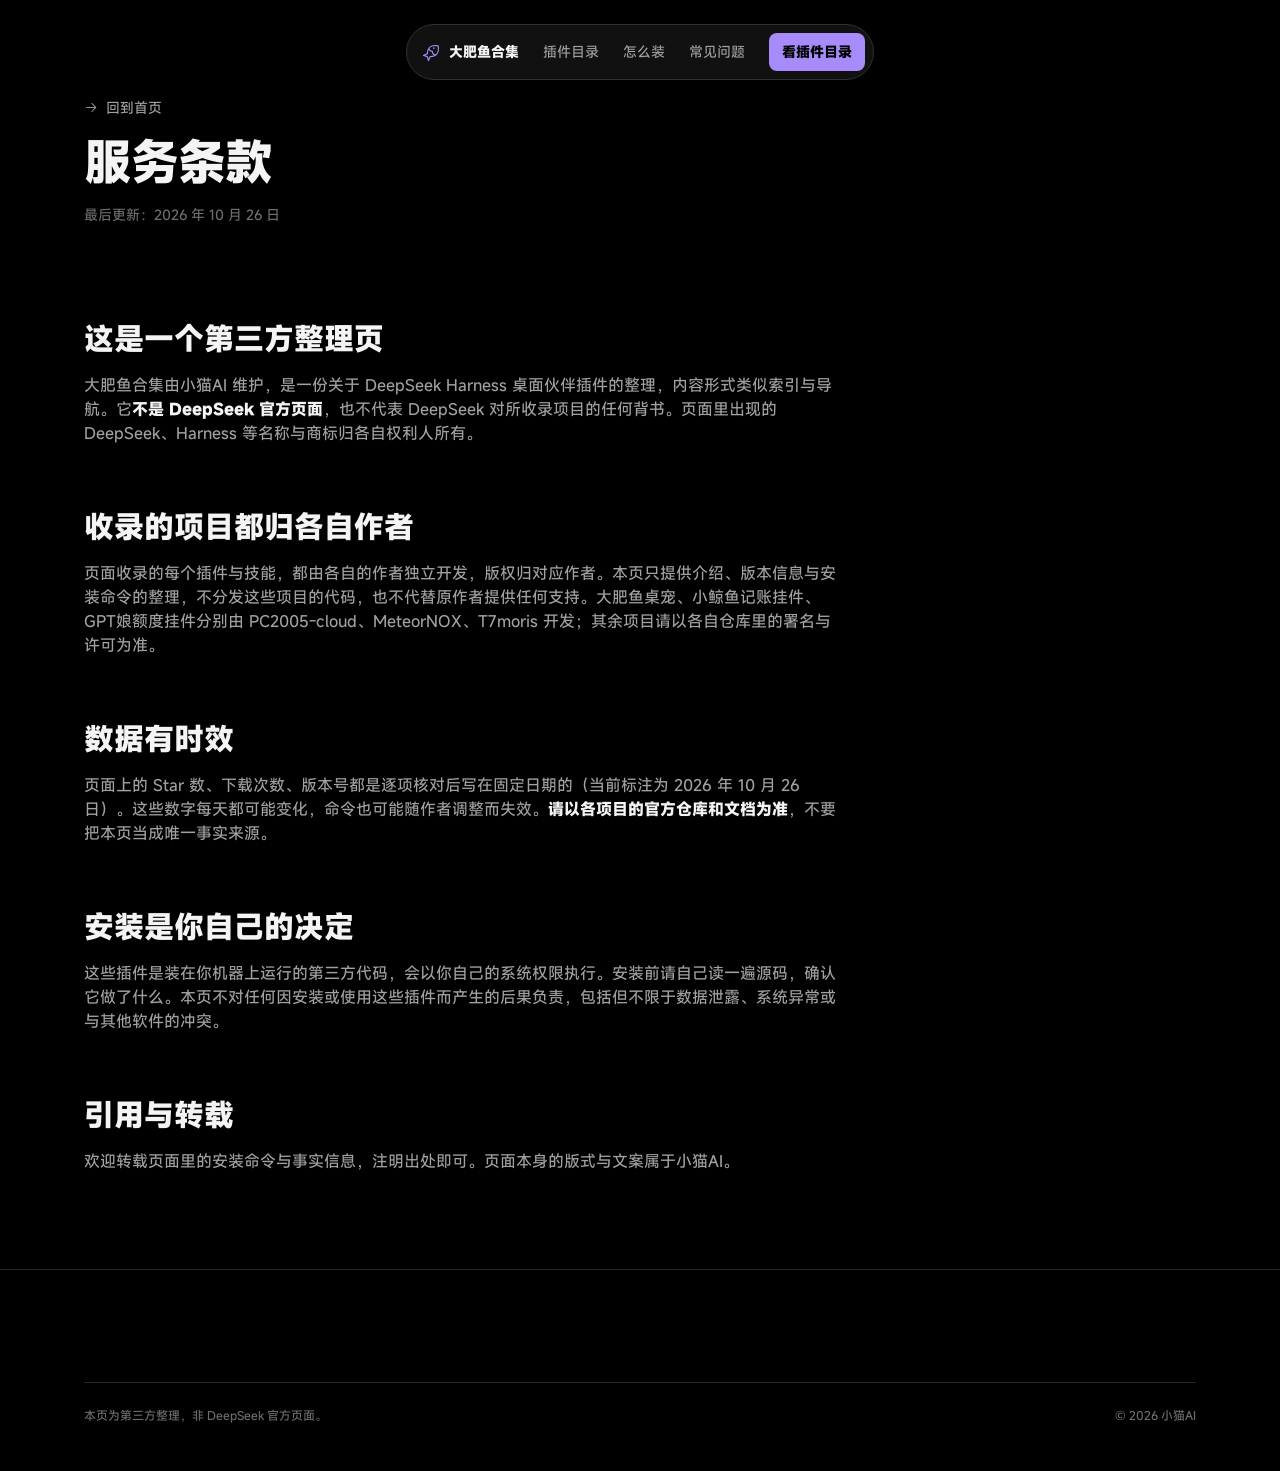
<file: terms.html>
<!DOCTYPE html>
<html lang="zh-CN">
<head>
<meta charset="UTF-8">
<meta name="viewport" content="width=device-width, initial-scale=1">
<title>服务条款 · 大肥鱼合集</title>
<meta name="description" content="大肥鱼合集的服务条款：第三方整理页的性质、数据时效与插件安装责任。">
<meta name="robots" content="noindex">
<link rel="icon" href="data:image/svg+xml,%3Csvg xmlns='http://www.w3.org/2000/svg' viewBox='0 0 32 32'%3E%3Crect width='32' height='32' rx='8' fill='%23000000'/%3E%3Cpath d='M8 16c3.5-5 9-7 13-5.5 2 1 3.5 3 4 5.5-.5 2.5-2 4.5-4 5.5-4 1.5-9.5-.5-13-5.5Z' fill='%23A78BFA'/%3E%3Ccircle cx='12' cy='14' r='1.4' fill='%23000'/%3E%3Cpath d='M21 11.5c2.5 1.2 3.8 2.7 4 4.5-1.2 1.8-2.5 3.3-4 4.5.8-2.9.8-5.8 0-9Z' fill='%238B5CF6'/%3E%3C/svg%3E">
<link rel="stylesheet" href="assets/site.css">
</head>
<body>
<a class="skip-link" href="#main">跳到主要内容</a>

<nav class="nav" aria-label="主导航">
  <a class="nav__brand" href="index.html"><i class="ph ph-fish" aria-hidden="true"></i>大肥鱼合集</a>
  <div class="nav__links">
    <a class="nav__link" href="index.html#catalog">插件目录</a>
    <a class="nav__link" href="index.html#how">怎么装</a>
    <a class="nav__link" href="index.html#faq">常见问题</a>
  </div>
  <a class="btn btn--primary btn--sm" href="index.html#catalog">看插件目录</a>
</nav>

<main id="main">
  <div class="wrap">
    <div class="page-head">
      <a class="backlink" href="index.html"><i class="ph ph-arrow-right" aria-hidden="true"></i>回到首页</a>
      <h1 class="t-5xl page-title">服务条款</h1>
      <p class="page-meta">最后更新：2026 年 10 月 26 日</p>
    </div>

    <article class="prose">
      <h2>这是一个第三方整理页</h2>
      <p>大肥鱼合集由小猫AI 维护，是一份关于 DeepSeek Harness 桌面伙伴插件的整理，内容形式类似索引与导航。它<strong>不是 DeepSeek 官方页面</strong>，也不代表 DeepSeek 对所收录项目的任何背书。页面里出现的 DeepSeek、Harness 等名称与商标归各自权利人所有。</p>

      <h2>收录的项目都归各自作者</h2>
      <p>页面收录的每个插件与技能，都由各自的作者独立开发，版权归对应作者。本页只提供介绍、版本信息与安装命令的整理，不分发这些项目的代码，也不代替原作者提供任何支持。大肥鱼桌宠、小鲸鱼记账挂件、GPT娘额度挂件分别由 PC2005-cloud、MeteorNOX、T7moris 开发；其余项目请以各自仓库里的署名与许可为准。</p>

      <h2>数据有时效</h2>
      <p>页面上的 Star 数、下载次数、版本号都是逐项核对后写在固定日期的（当前标注为 2026 年 10 月 26 日）。这些数字每天都可能变化，命令也可能随作者调整而失效。<strong>请以各项目的官方仓库和文档为准</strong>，不要把本页当成唯一事实来源。</p>

      <h2>安装是你自己的决定</h2>
      <p>这些插件是装在你机器上运行的第三方代码，会以你自己的系统权限执行。安装前请自己读一遍源码，确认它做了什么。本页不对任何因安装或使用这些插件而产生的后果负责，包括但不限于数据泄露、系统异常或与其他软件的冲突。</p>

      <h2>引用与转载</h2>
      <p>欢迎转载页面里的安装命令与事实信息，注明出处即可。页面本身的版式与文案属于小猫AI。</p>
    </article>
  </div>
</main>

<footer class="footer">
  <div class="wrap">
    <div class="footer__disclaimer">
      <span>本页为第三方整理，非 DeepSeek 官方页面。</span>
      <span>© 2026 小猫AI</span>
    </div>
  </div>
</footer>
</body>
</html>
</file>
<file: assets/site.css>
@import url("./ph.css");

/* 字体：MiSans 本地子集（tools/build-fonts.py 生成） */
@font-face {
  font-family: "MiSans";
  src: url("./misans-medium.woff2") format("woff2");
  font-weight: 400 500;
  font-style: normal;
  font-display: swap;
}
@font-face {
  font-family: "MiSans";
  src: url("./misans-heavy.woff2") format("woff2");
  font-weight: 600 700;
  font-style: normal;
  font-display: swap;
}

/* ============================================================
   大肥鱼合集 · 设计系统
   字体：MiSans（本地子集）  图标：Phosphor Regular
   ============================================================ */

/* ---------- 1. Tokens ---------- */
:root {
  /* 深色背景层级（B4 指定色板） */
  --bg: #000000;
  --surface: #181818;
  --surface-2: #1f1f1f;
  --surface-3: #272727;
  --line: #272727;
  --line-2: #313131;

  /* 文字 */
  --ink: #f4f4f4;
  --ink-2: #a1a1a1;
  --ink-3: #6e6e6e;

  /* 紫色强调 */
  --accent: #a78bfa;
  --accent-strong: #8b5cf6;
  --accent-ink: #c4b5fd;
  --accent-wash: rgba(167, 139, 250, 0.10);
  --accent-wash-2: rgba(167, 139, 250, 0.18);

  /* 动效（B7） */
  --ease: cubic-bezier(0.22, 1, 0.36, 1);
  --dur: 500ms;
  --dur-fast: 300ms;

  /* 圆角（Tailwind 档位） */
  --r-sm: 4px;
  --r-md: 6px;
  --r-lg: 8px;
  --r-xl: 12px;
  --r-2xl: 16px;
  --r-3xl: 24px;
  --r-full: 9999px;

  /* 间距（B2 档位） */
  --s-0: 0;
  --s-25: 2px;
  --s-50: 4px;
  --s-75: 8px;
  --s-100: 12px;
  --s-200: 16px;
  --s-300: 24px;
  --s-400: 32px;
  --s-500: 40px;
  --s-600: 48px;
  --s-700: 64px;
  --s-800: 80px;
  --s-900: 96px;
}

/* ---------- 2. Reset & Base ---------- */
*,
*::before,
*::after { box-sizing: border-box; }

html {
  scroll-behavior: auto;
  scroll-padding-top: 96px;
  -webkit-text-size-adjust: 100%;
}

body {
  margin: 0;
  background: var(--bg);
  color: var(--ink);
  font-family: "MiSans", "PingFang SC", "Hiragino Sans GB", "Microsoft YaHei", sans-serif;
  font-size: 16px;
  line-height: 24px;
  -webkit-font-smoothing: antialiased;
  text-rendering: optimizeLegibility;
}

img { max-width: 100%; height: auto; display: block; }
button { font: inherit; color: inherit; }
a { color: var(--accent-ink); text-decoration: none; }
a:hover { text-decoration: underline; text-underline-offset: 3px; }

::selection { background: var(--accent-wash-2); color: var(--ink); }

:focus-visible {
  outline: 2px solid var(--focus, var(--accent));
  outline-offset: 3px;
  border-radius: var(--r-sm);
}

.skip-link {
  position: absolute;
  left: -9999px;
  top: 0;
  z-index: 200;
  background: var(--accent);
  color: #000;
  padding: var(--s-100) var(--s-200);
  border-radius: 0 0 var(--r-lg) 0;
  font-size: 14px;
  font-weight: 600;
}
.skip-link:focus { left: 0; text-decoration: none; }

.visually-hidden {
  position: absolute; width: 1px; height: 1px; padding: 0; margin: -1px;
  overflow: hidden; clip: rect(0 0 0 0); white-space: nowrap; border: 0;
}

/* ---------- 3. 排版（Tailwind 档位） ---------- */
.t-hero { font-size: 48px; line-height: 1.15; font-weight: 700; letter-spacing: -0.02em; text-wrap: balance; }
.t-5xl  { font-size: 48px; line-height: 1.1; font-weight: 700; letter-spacing: -0.02em; }
.t-4xl  { font-size: 36px; line-height: 40px; font-weight: 700; letter-spacing: -0.01em; }
.t-3xl  { font-size: 30px; line-height: 36px; font-weight: 700; }
.t-2xl  { font-size: 24px; line-height: 32px; font-weight: 700; }
.t-xl   { font-size: 20px; line-height: 28px; font-weight: 600; }
.t-lg   { font-size: 18px; line-height: 28px; font-weight: 500; }
.t-base { font-size: 16px; line-height: 24px; font-weight: 400; }
.t-sm   { font-size: 14px; line-height: 20px; font-weight: 400; }
.t-xs   { font-size: 12px; line-height: 16px; font-weight: 500; }

h1, h2, h3, h4 { margin: 0; text-wrap: balance; }
p { margin: 0; text-wrap: pretty; }
ul { margin: 0; padding: 0; list-style: none; }

.eyebrow {
  display: inline-flex;
  align-items: center;
  gap: var(--s-75);
  font-size: 12px;
  line-height: 16px;
  font-weight: 500;
  color: var(--accent-ink);
  background: var(--accent-wash);
  border: 1px solid var(--line-2);
  border-radius: var(--r-full);
  padding: var(--s-75) var(--s-200);
}
.eyebrow .ph { font-size: 14px; }

.section-head { max-width: 680px; }
.section-head .t-4xl { margin-top: var(--s-300); }
.section-head p { margin-top: var(--s-200); color: var(--ink-2); font-size: 18px; line-height: 28px; }

.lede { color: var(--ink-2); font-size: 18px; line-height: 28px; }

/* ---------- 4. 布局 ---------- */
.wrap {
  width: 100%;
  max-width: 1160px;
  margin: 0 auto;
  padding: 0 var(--s-300);
}
.section { padding: var(--s-900) 0; }
.section--tight { padding: var(--s-800) 0; }
.section + .section { padding-top: 0; }

.grid { display: grid; gap: var(--s-300); }
.grid-2 { grid-template-columns: repeat(2, minmax(0, 1fr)); }
.grid-3 { grid-template-columns: repeat(3, minmax(0, 1fr)); }
.grid-4 { grid-template-columns: repeat(4, minmax(0, 1fr)); }
.grid-5 { grid-template-columns: repeat(5, minmax(0, 1fr)); }

.stack-sm > * + * { margin-top: var(--s-100); }
.stack > * + * { margin-top: var(--s-200); }
.stack-lg > * + * { margin-top: var(--s-300); }

/* ---------- 5. 导航（B7） ---------- */
.nav {
  position: fixed;
  top: var(--s-300);
  left: 50%;
  transform: translateX(-50%);
  z-index: 90;
  width: max-content;
  max-width: calc(100vw - var(--s-600));
  display: flex;
  align-items: center;
  gap: var(--s-300);
  padding: var(--s-75) var(--s-75) var(--s-75) var(--s-200);
  background: rgba(24, 24, 24, 0.72);
  backdrop-filter: blur(14px);
  -webkit-backdrop-filter: blur(14px);
  border: 1px solid var(--line-2);
  border-radius: var(--r-full);
  box-shadow: 0 12px 32px rgba(0, 0, 0, 0.44);
}
.nav__brand {
  display: inline-flex;
  align-items: center;
  gap: var(--s-75);
  font-size: 14px;
  line-height: 20px;
  font-weight: 700;
  color: var(--ink);
  white-space: nowrap;
}
.nav__brand:hover { text-decoration: none; }
.nav__brand .ph { color: var(--accent); font-size: 18px; }
.nav__mark {
  height: 22px;
  width: auto;
  display: block;
  flex: none;
}
.nav__links { display: flex; align-items: center; gap: var(--s-300); }
.nav__link {
  font-size: 14px;
  line-height: 20px;
  color: var(--ink-2);
  white-space: nowrap;
  padding: var(--s-75) 0;
  position: relative;
  transition: color var(--dur-fast) var(--ease);
}
.nav__link:hover { color: var(--ink); text-decoration: none; }
.nav__link[aria-current="true"] { color: var(--ink); }
.nav__link[aria-current="true"]::after {
  content: "";
  position: absolute;
  left: 0; right: 0; bottom: 0;
  height: 2px;
  background: var(--accent);
  border-radius: var(--r-full);
}
.nav__badge {
  display: inline-block;
  background: var(--accent-wash);
  border: 1px solid var(--line-2);
  border-radius: var(--r-full);
  padding: 0 var(--s-75);
  margin-left: var(--s-50);
  font-size: 11px;
  line-height: 16px;
  font-weight: 700;
  color: var(--accent-ink);
  vertical-align: 1px;
  font-variant-numeric: tabular-nums;
}
.nav__link:hover .nav__badge { border-color: var(--accent); }
.nav__toggle {
  display: none;
  width: 40px; height: 40px;
  align-items: center; justify-content: center;
  background: transparent;
  border: 1px solid var(--line-2);
  border-radius: var(--r-lg);
  cursor: pointer;
}
.nav__toggle:hover { background: var(--surface-2); }
.nav__toggle .ph { font-size: 20px; }

.nav-panel {
  position: fixed;
  inset: 0;
  z-index: 80;
  background: rgba(24, 24, 24, 0.92);
  backdrop-filter: blur(18px);
  -webkit-backdrop-filter: blur(18px);
  display: none;
  flex-direction: column;
  justify-content: center;
  padding: var(--s-800) var(--s-300);
}
.nav-panel[data-open="true"] { display: flex; }
.nav-panel__link {
  display: block;
  font-size: 30px;
  line-height: 36px;
  font-weight: 700;
  color: var(--ink);
  padding: var(--s-200) 0;
  border-bottom: 1px solid var(--line);
  opacity: 0;
  transform: translateY(24px);
}
.nav-panel[data-open="true"] .nav-panel__link {
  animation: panelIn 500ms var(--ease) forwards;
}
.nav-panel__link:hover { text-decoration: none; color: var(--accent-ink); }
@keyframes panelIn { to { opacity: 1; transform: translateY(0); } }

/* ---------- 6. 按钮 ---------- */
.btn {
  display: inline-flex;
  align-items: center;
  justify-content: center;
  gap: var(--s-75);
  font-size: 16px;
  line-height: 24px;
  font-weight: 600;
  padding: var(--s-75) var(--s-100);
  border-radius: var(--r-lg);
  border: 1px solid transparent;
  cursor: pointer;
  white-space: nowrap;
  transition: background var(--dur-fast) var(--ease), color var(--dur-fast) var(--ease),
              border-color var(--dur-fast) var(--ease), transform var(--dur-fast) var(--ease);
}
.btn:active { transform: scale(0.98); }
.btn .ph { font-size: 18px; }

.btn--primary { background: var(--accent); color: #000; }
.btn--primary:hover { background: var(--accent-ink); text-decoration: none; }

.btn--ghost { background: transparent; color: var(--ink); border-color: var(--line-2); }
.btn--ghost:hover { background: var(--surface-2); border-color: var(--ink-3); text-decoration: none; }

.btn--sm { font-size: 14px; line-height: 20px; padding: var(--s-75) var(--s-100); }

.btn[data-state="loading"] { pointer-events: none; opacity: 0.72; }
.btn[data-state="success"] { background: #1f6f43; color: #d8ffe8; }
.btn[data-state="error"] { background: #7a2c2c; color: #ffe3e3; }

/* ---------- 7. Hero ---------- */
.hero {
  position: relative;
  overflow: hidden;
  padding: var(--s-900) 0 var(--s-900);
  background-color: #000000;
  background-image: url("scene-moon.webp");
  background-repeat: no-repeat;
  background-position: center 24%;
  background-size: cover;
}
.hero::before {
  content: "";
  position: absolute;
  inset: 0;
  background: rgba(0, 0, 0, 0.80);
}
.hero > .wrap { position: relative; z-index: 1; }
.hero__grid {
  display: grid;
  grid-template-columns: 1.12fr 0.88fr;
  gap: var(--s-700);
  align-items: center;
}
.hero__title {
  margin-top: var(--s-300);
  max-width: 680px;
}
.hero__title .grad {
  background: linear-gradient(90deg, #ffffff 0%, #9b9b9b 100%);
  -webkit-background-clip: text;
  background-clip: text;
  color: transparent;
}
@supports not ((-webkit-background-clip: text) or (background-clip: text)) {
  .hero__title .grad { color: var(--ink); }
}
.hero__sub {
  margin-top: var(--s-300);
  max-width: 680px;
  color: var(--ink-2);
  font-size: 18px;
  line-height: 28px;
  text-wrap: pretty;
}
.hero__cta { margin-top: var(--s-400); display: flex; align-items: center; gap: var(--s-200); flex-wrap: wrap; }
.hero__cta-note { flex: 1 1 200px; min-width: 0; font-size: 14px; line-height: 20px; color: var(--ink-3); }
.hero__proof {
  margin-top: var(--s-400);
  padding-top: var(--s-300);
  border-top: 1px solid var(--line);
  display: flex;
  flex-wrap: wrap;
  gap: var(--s-200) var(--s-300);
  font-size: 14px;
  line-height: 20px;
  color: var(--ink-2);
}
.hero__proof span { display: inline-flex; align-items: center; gap: var(--s-75); }
.hero__proof .ph { color: var(--accent); font-size: 16px; }

.hero__art {
  position: relative;
  background: var(--surface);
  border: 1px solid var(--line);
  border-radius: var(--r-3xl);
  padding: var(--s-300);
  display: flex;
  flex-direction: column;
  gap: var(--s-300);
  align-items: center;
}
.hero__stage {
  width: 100%;
  background: var(--accent-wash);
  border-radius: var(--r-2xl);
  padding: var(--s-300) var(--s-200);
  display: flex;
  align-items: center;
  justify-content: center;
}
.hero__art img {
  width: 236px;
  max-width: 100%;
  height: auto;
  filter: drop-shadow(0 18px 28px rgba(0, 0, 0, 0.55));
}
.hero__status {
  position: relative;
  margin-top: var(--s-300);
  display: inline-flex;
  align-items: center;
  gap: var(--s-100);
  background: var(--surface-2);
  border: 1px solid var(--line-2);
  border-radius: var(--r-full);
  padding: var(--s-75) var(--s-200);
  font-size: 14px;
  line-height: 20px;
  color: var(--ink-2);
}
.hero__status .dot {
  width: 8px; height: 8px;
  border-radius: var(--r-full);
  background: var(--accent);
  animation: pulse 2.4s var(--ease) infinite;
}
@keyframes pulse {
  0%, 100% { opacity: 1; transform: scale(1); }
  50% { opacity: 0.35; transform: scale(0.82); }
}

/* ---------- 7b. 插件速览面板 ---------- */
.peek {
  background: var(--surface);
  border: 1px solid var(--line);
  border-radius: var(--r-3xl);
  padding: var(--s-300);
}
.peek__head {
  display: flex;
  align-items: center;
  gap: var(--s-200);
  padding-bottom: var(--s-200);
  border-bottom: 1px solid var(--line);
}
.peek__avatar {
  width: 56px; height: 56px;
  flex: none;
  background: var(--accent-wash);
  border-radius: var(--r-xl);
  display: flex; align-items: flex-end; justify-content: center;
  overflow: hidden;
}
.peek__avatar img { max-height: 50px; width: auto; }
.peek__count { font-size: 20px; line-height: 28px; font-weight: 700; }
.peek__count span { color: var(--accent-ink); font-variant-numeric: tabular-nums; }
.peek__sub { font-size: 12px; line-height: 16px; color: var(--ink-3); margin-top: var(--s-25); }

.peek__list { margin-top: var(--s-100); }
.peek__row {
  display: block;
  width: 100%;
  text-align: left;
  background: transparent;
  border: 0;
  border-top: 1px solid var(--line);
  padding: var(--s-200) var(--s-100);
  border-radius: var(--r-lg);
  cursor: pointer;
  transition: background var(--dur-fast) var(--ease);
}
.peek__list li:first-child .peek__row { border-top: 0; }
.peek__row:hover { background: var(--surface-2); }
.peek__row:active { transform: scale(0.99); }
.peek__head { display: flex; align-items: baseline; gap: var(--s-100); }
.peek__name { font-size: 16px; line-height: 24px; font-weight: 600; }
.peek__pkg {
  font-size: 12px; line-height: 16px;
  color: var(--ink-3);
  font-family: ui-monospace, SFMono-Regular, Menlo, monospace;
}
.peek__desc {
  display: block;
  margin-top: var(--s-50);
  font-size: 13px; line-height: 20px; color: var(--ink-2);
}
.peek__go {
  display: inline-flex; align-items: center; gap: var(--s-50);
  margin-top: var(--s-75);
  font-size: 12px; line-height: 16px;
  color: var(--accent-ink);
  opacity: 0.55;
  transform: translateX(-4px);
  transition: opacity var(--dur-fast) var(--ease), transform var(--dur-fast) var(--ease);
}
.peek__go .ph { font-size: 14px; }
.peek__row:hover .peek__go, .peek__row:focus-visible .peek__go { opacity: 1; transform: translateX(0); }
.peek__more {
  display: inline-flex; align-items: center; gap: var(--s-75);
  margin-top: var(--s-200);
  padding-top: var(--s-200);
  border-top: 1px solid var(--line);
  width: 100%;
  font-size: 14px; line-height: 20px; font-weight: 600;
  color: var(--accent-ink);
}
.peek__more:hover { text-decoration: none; color: var(--accent); }
.peek__more .ph { font-size: 16px; }

/* ---------- 8. 标语渐亮（B11） ---------- */
.tagline {
  text-align: center;
  padding: var(--s-900) 0;
}
.tagline__line {
  max-width: 680px;
  margin: 0 auto;
  font-size: 48px;
  line-height: 1.15;
  font-weight: 700;
  letter-spacing: -0.01em;
}
.tagline .w {
  color: var(--ink);
  opacity: 0.28;
  transition: opacity 700ms var(--ease), transform 700ms var(--ease);
  display: inline-block;
  transform: translateY(6px);
}
.tagline .w[data-on="true"] { opacity: 1; transform: translateY(0); }

/* ---------- 9. 卡片通用 ---------- */
.card {
  background: var(--surface);
  border: 1px solid var(--line);
  border-radius: var(--r-2xl);
  padding: var(--s-300);
}
.card--flat { background: var(--surface-2); }

.icon-chip {
  width: 44px; height: 44px;
  display: inline-flex; align-items: center; justify-content: center;
  border-radius: var(--r-xl);
  background: var(--accent-wash);
  border: 1px solid var(--line-2);
  color: var(--accent);
  font-size: 22px;
}

.benefit__title { margin-top: var(--s-200); }
.benefit__body { margin-top: var(--s-100); color: var(--ink-2); font-size: 16px; line-height: 24px; }

/* ---------- 10. 步骤 ---------- */
.step {
  background: var(--surface);
  border: 1px solid var(--line);
  border-radius: var(--r-2xl);
  padding: var(--s-300);
}
.step__no {
  width: 32px; height: 32px;
  display: inline-flex; align-items: center; justify-content: center;
  border-radius: var(--r-lg);
  background: var(--accent);
  color: #000;
  font-size: 14px; line-height: 20px; font-weight: 700;
}
.step__title { margin-top: var(--s-200); }
.step__body { margin-top: var(--s-100); color: var(--ink-2); }

.steps-layout {
  display: grid;
  grid-template-columns: 1fr 1fr;
  gap: var(--s-700);
  align-items: center;
}
.shot {
  border: 1px solid var(--line);
  border-radius: var(--r-2xl);
  overflow: hidden;
  background: var(--surface);
}
.shot img { width: 100%; display: block; }
.shot__cap {
  padding: var(--s-200) var(--s-300);
  border-top: 1px solid var(--line);
  color: var(--ink-3);
  font-size: 12px; line-height: 16px;
}

/* ---------- 11. 产品卡 ---------- */
.product {
  background: var(--surface);
  border: 1px solid var(--line);
  border-radius: var(--r-2xl);
  padding: var(--s-300);
  display: flex;
  flex-direction: column;
  min-width: 0;
}
.product__media {
  height: 180px;
  display: flex; align-items: center; justify-content: center;
  background: var(--surface-2);
  border-radius: var(--r-xl);
  margin-bottom: var(--s-300);
  overflow: hidden;
}
.product__media img { max-height: 156px; max-width: 100%; width: auto; height: auto; }

/* 没配图时用图标占位，技能条目就不会空着一块 */
.product__icon {
  display: inline-flex; align-items: center; justify-content: center;
  width: 96px; height: 96px;
  border-radius: var(--r-2xl);
  background: var(--accent-wash);
  color: var(--accent);
}
.product__icon .ph { font-size: 44px; }
.product__name { margin-top: var(--s-100); }
.product__meta { margin-top: var(--s-50); color: var(--ink-3); font-size: 12px; line-height: 16px; }
.product__tags { display: flex; flex-wrap: wrap; gap: var(--s-75); margin-top: var(--s-200); }
.tag {
  font-size: 12px; line-height: 16px; font-weight: 500;
  color: var(--ink-2);
  background: var(--surface-2);
  border: 1px solid var(--line-2);
  border-radius: var(--r-full);
  padding: var(--s-25) var(--s-100);
}
.tag--accent { color: var(--accent-ink); background: var(--accent-wash); border-color: transparent; }
.product__list { margin-top: var(--s-300); display: grid; gap: var(--s-100); }
.product__list li {
  display: flex; gap: var(--s-100); align-items: flex-start;
  font-size: 14px; line-height: 20px; color: var(--ink-2);
}
.product__list .ph { color: var(--accent); font-size: 16px; flex: none; margin-top: 2px; }
.product__cmd { margin-top: var(--s-300); }
.product__link {
  color: inherit; text-decoration: none;
  transition: color var(--dur-fast) var(--ease);
}
.product__link:hover { color: var(--accent-ink); }
.product__link .ph {
  font-size: 15px; color: var(--ink-3);
  vertical-align: 1px; margin-left: var(--s-75);
  transition: color var(--dur-fast) var(--ease);
}
.product__link:hover .ph { color: var(--accent); }

/* 链接区：插件的仓库地址直接摆出来，看得见也复制得走 */
.product__links { margin-top: var(--s-300); display: grid; grid-template-columns: minmax(0, 1fr); gap: var(--s-75); }
.plink {
  display: flex; align-items: center; gap: var(--s-75); min-width: 0;
  background: var(--surface-2);
  border: 1px solid var(--line-2);
  border-radius: var(--r-lg);
  padding: var(--s-75) var(--s-75) var(--s-75) var(--s-200);
  transition: border-color var(--dur-fast) var(--ease), background var(--dur-fast) var(--ease);
}
.plink:hover { border-color: var(--ink-3); background: var(--surface-3); }
.plink__a {
  flex: 1 1 auto; min-width: 0;
  display: flex; align-items: center; gap: var(--s-100);
  color: var(--ink-2);
  font-family: ui-monospace, SFMono-Regular, Menlo, monospace;
  font-size: 13px; line-height: 20px;
  transition: color var(--dur-fast) var(--ease);
}
.plink__a:hover { color: var(--ink); }
.plink__a .ph { color: var(--accent); font-size: 16px; flex: none; }
.plink__a .ph-arrow-up-right { color: var(--ink-3); font-size: 14px; }
.plink__url { overflow-wrap: anywhere; word-break: break-word; }
.plink__copy {
  flex: none;
  width: 28px; height: 28px;
  display: inline-flex; align-items: center; justify-content: center;
  background: transparent; border: 0; border-radius: var(--r-md);
  color: var(--ink-3); cursor: pointer;
  transition: color var(--dur-fast) var(--ease), background var(--dur-fast) var(--ease);
}
.plink__copy:hover { color: var(--ink); background: var(--surface-3); }
.plink__copy:active { transform: scale(0.96); }
.plink__copy[data-state="success"] { color: #6ee7a8; }
.plink__copy[data-state="error"] { color: #ff9a9a; }
.product__note {
  margin-top: var(--s-200);
  font-size: 12px; line-height: 16px;
  color: var(--ink-3);
  border-left: 2px solid var(--line-2);
  padding-left: var(--s-100);
}

/* ---------- 11b. 目录工具条 ---------- */
.catalog-bar {
  position: sticky;
  top: 88px;
  z-index: 40;
  margin-top: var(--s-600);
  background: rgba(24, 24, 24, 0.88);
  backdrop-filter: blur(14px);
  -webkit-backdrop-filter: blur(14px);
  border: 1px solid var(--line-2);
  border-radius: var(--r-2xl);
  padding: var(--s-200);
}
.catalog-bar__row {
  display: flex;
  align-items: center;
  gap: var(--s-200);
  flex-wrap: wrap;
}
.catalog-bar__row + .catalog-bar__row {
  margin-top: var(--s-200);
  padding-top: var(--s-200);
  border-top: 1px solid var(--line);
}
.search {
  position: relative;
  flex: 1 1 260px;
}
.search .ph {
  position: absolute;
  left: var(--s-100);
  top: 50%;
  transform: translateY(-50%);
  color: var(--ink-3);
  font-size: 16px;
  pointer-events: none;
}
.search input {
  width: 100%;
  background: var(--bg);
  border: 1px solid var(--line-2);
  border-radius: var(--r-lg);
  padding: var(--s-75) var(--s-200) var(--s-75) var(--s-600);
  color: var(--ink);
  font-family: inherit;
  font-size: 14px;
  line-height: 20px;
  transition: border-color var(--dur-fast) var(--ease);
}
.search input::placeholder { color: var(--ink-3); }
.search input:hover { border-color: var(--ink-3); }
.search input:focus { outline: none; border-color: var(--accent); box-shadow: 0 0 0 3px var(--accent-wash); }
.search input::-webkit-search-cancel-button { filter: invert(0.7); cursor: pointer; }

.sort { display: inline-flex; align-items: center; gap: var(--s-100); }
.sort span { font-size: 12px; line-height: 16px; color: var(--ink-3); white-space: nowrap; }
.sort select {
  background: var(--bg);
  border: 1px solid var(--line-2);
  border-radius: var(--r-lg);
  padding: var(--s-75) var(--s-200);
  color: var(--ink);
  font-family: inherit;
  font-size: 14px;
  line-height: 20px;
  cursor: pointer;
}
.sort select:hover { border-color: var(--ink-3); }
.sort select:focus { outline: none; border-color: var(--accent); box-shadow: 0 0 0 3px var(--accent-wash); }

.chips { display: flex; gap: var(--s-75); flex-wrap: wrap; }
.chip {
  background: transparent;
  border: 1px solid var(--line-2);
  border-radius: var(--r-full);
  padding: var(--s-50) var(--s-200);
  font-size: 14px;
  line-height: 20px;
  color: var(--ink-2);
  cursor: pointer;
  transition: background var(--dur-fast) var(--ease), color var(--dur-fast) var(--ease),
              border-color var(--dur-fast) var(--ease), transform var(--dur-fast) var(--ease);
}
.chip:hover { color: var(--ink); border-color: var(--ink-3); }
.chip:active { transform: scale(0.98); }
.chip[aria-pressed="true"] {
  background: var(--accent);
  border-color: var(--accent);
  color: #000;
  font-weight: 600;
}
.catalog-count {
  margin-left: auto;
  font-size: 12px;
  line-height: 16px;
  color: var(--ink-3);
  white-space: nowrap;
  font-variant-numeric: tabular-nums;
}

.catalog-empty {
  margin-top: var(--s-600);
  background: var(--surface);
  border: 1px solid var(--line);
  border-radius: var(--r-2xl);
  padding: var(--s-700) var(--s-300);
  text-align: center;
}
.catalog-empty[hidden] { display: none; }
.catalog-empty .icon-chip { margin: 0 auto; }

/* ---------- 11c. 卡片补充 ---------- */
.badge-new {
  display: inline-flex;
  align-items: center;
  background: var(--accent);
  color: #000;
  border-radius: var(--r-full);
  padding: var(--s-25) var(--s-100);
  font-size: 12px;
  line-height: 16px;
  font-weight: 700;
  white-space: nowrap;
}
.product__tags .badge-new { margin-left: auto; }
.product__name .badge-new { margin-left: var(--s-100); vertical-align: middle; }
.product__tagline {
  margin-top: var(--s-100);
  font-size: 14px;
  line-height: 20px;
  color: var(--ink-2);
}
.product.is-target {
  border-color: var(--accent);
  box-shadow: 0 0 0 3px var(--accent-wash);
}

/* ---------- 11d. 夜桌品牌带 ---------- */
.band { position: relative; overflow: hidden; }
.band__photo {
  position: relative;
  height: 440px;
  background-color: #000000;
  overflow: hidden;
}
.band__photo img {
  width: 100%;
  height: 100%;
  object-fit: cover;
  object-position: center 34%;
  display: block;
}
.band__photo::after {
  content: "";
  position: absolute;
  inset: 0;
  background: rgba(0, 0, 0, 0.30);
}
.band__bar {
  background: var(--surface);
  border-top: 1px solid var(--line);
  border-bottom: 1px solid var(--line);
  padding: var(--s-500) 0;
}
.band__bar-inner {
  display: grid;
  grid-template-columns: 1.05fr 0.95fr;
  gap: var(--s-700);
  align-items: center;
}
.band__bar-inner p {
  color: var(--ink-2);
  font-size: 16px;
  line-height: 24px;
}

/* ---------- 11e. 鲸鱼水印 ---------- */
.tagline { position: relative; overflow: hidden; }
.tagline::before {
  content: "";
  position: absolute;
  right: 2%;
  top: 50%;
  width: 460px;
  height: 285px;
  background: url("whale-watermark.png") right center / contain no-repeat;
  opacity: 0.055;
  transform: translateY(-50%);
  pointer-events: none;
}
.tagline > .wrap { position: relative; z-index: 1; }

/* ---------- 12. 命令块与复制 ---------- */
.cmd {
  display: flex; align-items: center; gap: var(--s-100);
  background: #131209;
  border: 1px solid var(--line-2);
  border-radius: var(--r-lg);
  padding: var(--s-100) var(--s-100) var(--s-100) var(--s-200);
}
.cmd code {
  font-family: "MiSans", ui-monospace, SFMono-Regular, Menlo, monospace;
  font-size: 13px; line-height: 20px;
  color: var(--ink);
  overflow-x: auto;
  white-space: nowrap;
  flex: 1;
  scrollbar-width: thin;
}
.cmd__copy {
  flex: none;
  width: 32px; height: 32px;
  display: inline-flex; align-items: center; justify-content: center;
  background: var(--surface-2);
  border: 1px solid var(--line-2);
  border-radius: var(--r-md);
  color: var(--ink-2);
  cursor: pointer;
  transition: color var(--dur-fast) var(--ease), background var(--dur-fast) var(--ease);
}
.cmd__copy:hover { color: var(--ink); background: var(--surface-3); }
.cmd__copy:active { transform: scale(0.98); }
.cmd__copy[data-state="success"] { color: #6ee7a8; }
.cmd__copy[data-state="error"] { color: #ff9a9a; }

/* 卡片里的命令要能完整看见，允许换行 */
.product__cmd .cmd { align-items: flex-start; }
.product__cmd .cmd code {
  white-space: pre-wrap;
  word-break: break-word;
  overflow-wrap: anywhere;
  padding-top: var(--s-25);
}
.product__cmd .cmd__copy { margin-top: var(--s-25); }

.product__warn {
  margin-top: var(--s-200);
  display: flex;
  gap: var(--s-75);
  align-items: flex-start;
  background: rgba(122, 44, 44, 0.14);
  border: 1px solid #5c2a2a;
  border-radius: var(--r-lg);
  padding: var(--s-100) var(--s-200);
  font-size: 12px;
  line-height: 16px;
  color: #ffbdbd;
}
.product__warn .ph { color: #ff9a9a; font-size: 16px; flex: none; margin-top: 1px; }

/* ---------- 13. 场景大图 ---------- */
.scenecard__title { max-width: 680px; }
.scenecard__sub { margin-top: var(--s-200); color: var(--ink-2); max-width: 680px; }
.scenecard__cta { margin-top: var(--s-400); display: flex; flex-wrap: wrap; align-items: center; gap: var(--s-200); }
.scenecard__note { font-size: 12px; line-height: 16px; color: var(--ink-3); }

/* ---------- 15. 数据 ---------- */
.stat { border-left: 2px solid var(--accent); padding-left: var(--s-200); }
.stat__n {
  font-size: 36px; line-height: 40px; font-weight: 700;
  letter-spacing: -0.01em;
  font-variant-numeric: tabular-nums;
}
.stat__l { margin-top: var(--s-100); font-size: 14px; line-height: 20px; color: var(--ink-2); }
.stat__note { margin-top: var(--s-300); font-size: 12px; line-height: 16px; color: var(--ink-3); }

/* ---------- 16. FAQ ---------- */
.faq { border-top: 1px solid var(--line); }
.faq__item { border-bottom: 1px solid var(--line); }
.faq__q {
  width: 100%;
  display: flex; align-items: center; justify-content: space-between; gap: var(--s-300);
  background: transparent; border: 0; cursor: pointer;
  padding: var(--s-300) 0;
  text-align: left;
  font-size: 18px; line-height: 28px; font-weight: 600;
  color: var(--ink);
  transition: color var(--dur-fast) var(--ease);
}
.faq__q:hover { color: var(--accent-ink); }
.faq__q .ph { flex: none; color: var(--ink-3); font-size: 20px; transition: transform var(--dur) var(--ease), color var(--dur-fast) var(--ease); }
.faq__q[aria-expanded="true"] .ph { transform: rotate(180deg); color: var(--accent); }
.faq__a {
  overflow: hidden;
  height: 0;
  opacity: 0;
  transition: height var(--dur) var(--ease), opacity var(--dur) var(--ease);
}
.faq__a[data-open="true"] { opacity: 1; }
.faq__a p { padding-bottom: var(--s-300); color: var(--ink-2); max-width: 760px; }

/* ---------- 17. 尾部 CTA ---------- */
.scenecard {
  display: grid;
  grid-template-columns: 1.05fr 0.95fr;
  align-items: center;
  gap: var(--s-600);
  padding: 0;
  background: var(--surface);
  border: 1px solid var(--line);
  border-radius: var(--r-3xl);
  overflow: hidden;
}
.scenecard__text { padding: var(--s-700); }
.scenecard__fig { margin: 0; height: 100%; min-height: 320px; overflow: hidden; }
.scenecard__fig img { width: 100%; height: 100%; object-fit: cover; display: block; }

/* ---------- 18. 页脚 ---------- */
.footer {
  border-top: 1px solid var(--line);
  padding: var(--s-700) 0 var(--s-600);
  margin-top: var(--s-900);
}
.footer__grid {
  display: grid; grid-template-columns: 1.4fr 1fr 1fr; gap: var(--s-600);
}
.footer__title { font-size: 14px; line-height: 20px; font-weight: 700; color: var(--ink); }
.footer__list { margin-top: var(--s-200); display: grid; gap: var(--s-100); }
.footer__list a { font-size: 14px; line-height: 20px; color: var(--ink-2); }
.footer__list a:hover { color: var(--accent-ink); }
.footer__disclaimer {
  margin-top: var(--s-600);
  padding-top: var(--s-300);
  border-top: 1px solid var(--line);
  display: flex; justify-content: space-between; gap: var(--s-300); flex-wrap: wrap;
  font-size: 12px; line-height: 16px; color: var(--ink-3);
}

/* ---------- 19. Cookie 说明条 ---------- */
.cookie {
  position: fixed;
  left: var(--s-300);
  bottom: var(--s-300);
  z-index: 70;
  display: inline-flex;
  align-items: center;
  gap: var(--s-100);
  background: var(--surface-2);
  border: 1px solid var(--line-2);
  border-radius: var(--r-full);
  padding: var(--s-75) var(--s-75) var(--s-75) var(--s-200);
  font-size: 12px; line-height: 16px;
  color: var(--ink-2);
}
.cookie .ph { color: var(--accent); font-size: 16px; }
.cookie button {
  flex: none;
  background: transparent; border: 1px solid var(--line-2);
  border-radius: var(--r-full);
  padding: var(--s-25) var(--s-100);
  font-size: 12px; line-height: 16px; font-weight: 600;
  color: var(--ink); cursor: pointer;
  transition: background var(--dur-fast) var(--ease);
}
.cookie button:hover { background: var(--surface-3); }
.cookie[hidden] { display: none; }

/* ---------- 20. 滚动进场 ----------
   只在 JS 可用时才隐藏初始状态：脚本挂了或被拦截，内容依然可读。 */
.js [data-reveal] {
  opacity: 0;
  transform: translateY(32px);
  transition: opacity 700ms var(--ease), transform 700ms var(--ease);
}
.js [data-reveal][data-on="true"] { opacity: 1; transform: translateY(0); }

/* ---------- 21. 响应式 ---------- */
@media (max-width: 1020px) {
  .hero__grid { grid-template-columns: minmax(0, 1fr); gap: var(--s-600); }
  .hero__art { min-height: 360px; }
  .grid-4 { grid-template-columns: repeat(2, minmax(0, 1fr)); }
  .grid-5 { grid-template-columns: repeat(3, minmax(0, 1fr)); }
  .grid-3 { grid-template-columns: minmax(0, 1fr); }
  .steps-layout { grid-template-columns: minmax(0, 1fr); gap: var(--s-600); }
  .footer__grid { grid-template-columns: 1fr 1fr; }
}
@media (max-width: 860px) {
  .nav__links { display: none; }
  .nav__toggle { display: inline-flex; }
  .nav { left: var(--s-300); right: var(--s-300); transform: none; max-width: none; width: auto; justify-content: space-between; }
  .catalog-bar { position: static; }
  .catalog-bar__row--filters { gap: var(--s-100); }
  .catalog-count { margin-left: 0; }
  .t-hero { font-size: 36px; line-height: 40px; }
  /* 窄屏下标题第二行独立成块，text-wrap: balance 才能把末行孤字分匀 */
  .hero__title .grad { display: block; }
  .t-5xl, .tagline__line { font-size: 36px; line-height: 40px; }
  .t-4xl { font-size: 30px; line-height: 36px; }
  .section { padding: var(--s-800) 0; }
  .wrap { padding: 0 var(--s-200); }
  .hero { padding: var(--s-800) 0 var(--s-700); }
}
@media (max-width: 620px) {
  .grid-4 { grid-template-columns: minmax(0, 1fr); }
  .grid-5 { grid-template-columns: minmax(0, 1fr); }
  .footer__grid { grid-template-columns: minmax(0, 1fr); }
  .t-hero { font-size: 36px; line-height: 40px; }
  .cookie { left: var(--s-200); }
  .hero { background-position: 38% 22%; }
  .hero__cta-note { flex-basis: 100%; }
  .band__photo { height: 300px; }
  .band__bar-inner { grid-template-columns: minmax(0, 1fr); gap: var(--s-300); }
  .scenecard { grid-template-columns: minmax(0, 1fr); }
  .scenecard__text { padding: var(--s-500); }
}

/* ---------- 22. 子页面 ---------- */
.page-head { padding: var(--s-900) 0 var(--s-400); }
.page-title { max-width: 680px; margin-top: var(--s-200); }
.page-meta { margin-top: var(--s-200); font-size: 14px; line-height: 20px; color: var(--ink-3); }
.prose { max-width: 760px; }
.prose h2 { margin-top: var(--s-700); font-size: 30px; line-height: 36px; }
.prose h3 { margin-top: var(--s-500); font-size: 20px; line-height: 28px; }
.prose p, .prose li { color: var(--ink-2); margin-top: var(--s-200); }
.prose ul { list-style: disc; padding-left: var(--s-300); }
.prose li { margin-top: var(--s-100); }
.prose strong { color: var(--ink); font-weight: 600; }
.prose code {
  font-family: ui-monospace, SFMono-Regular, Menlo, monospace;
  font-size: 14px; background: var(--surface-2); border: 1px solid var(--line-2);
  border-radius: var(--r-sm); padding: var(--s-25) var(--s-75);
}
.backlink { display: inline-flex; align-items: center; gap: var(--s-75); font-size: 14px; color: var(--ink-2); }
.backlink:hover { color: var(--accent-ink); text-decoration: none; }
.err-code { font-size: 96px; line-height: 96px; font-weight: 700; color: var(--accent); letter-spacing: -0.03em; }

/* ---------- 23. 减少动效 ---------- */
@media (prefers-reduced-motion: reduce) {
  html { scroll-behavior: auto; }
  *, *::before, *::after {
    animation-duration: 0.001ms !important;
    animation-iteration-count: 1 !important;
    transition-duration: 0.001ms !important;
  }
  [data-reveal] { opacity: 1; transform: none; }
  .js [data-reveal] { opacity: 1; transform: none; }
  .tagline .w { opacity: 1; transform: none; }
  .nav-panel__link { opacity: 1; transform: none; }
  .hero__status .dot { opacity: 1; transform: none; }
}
</file>
